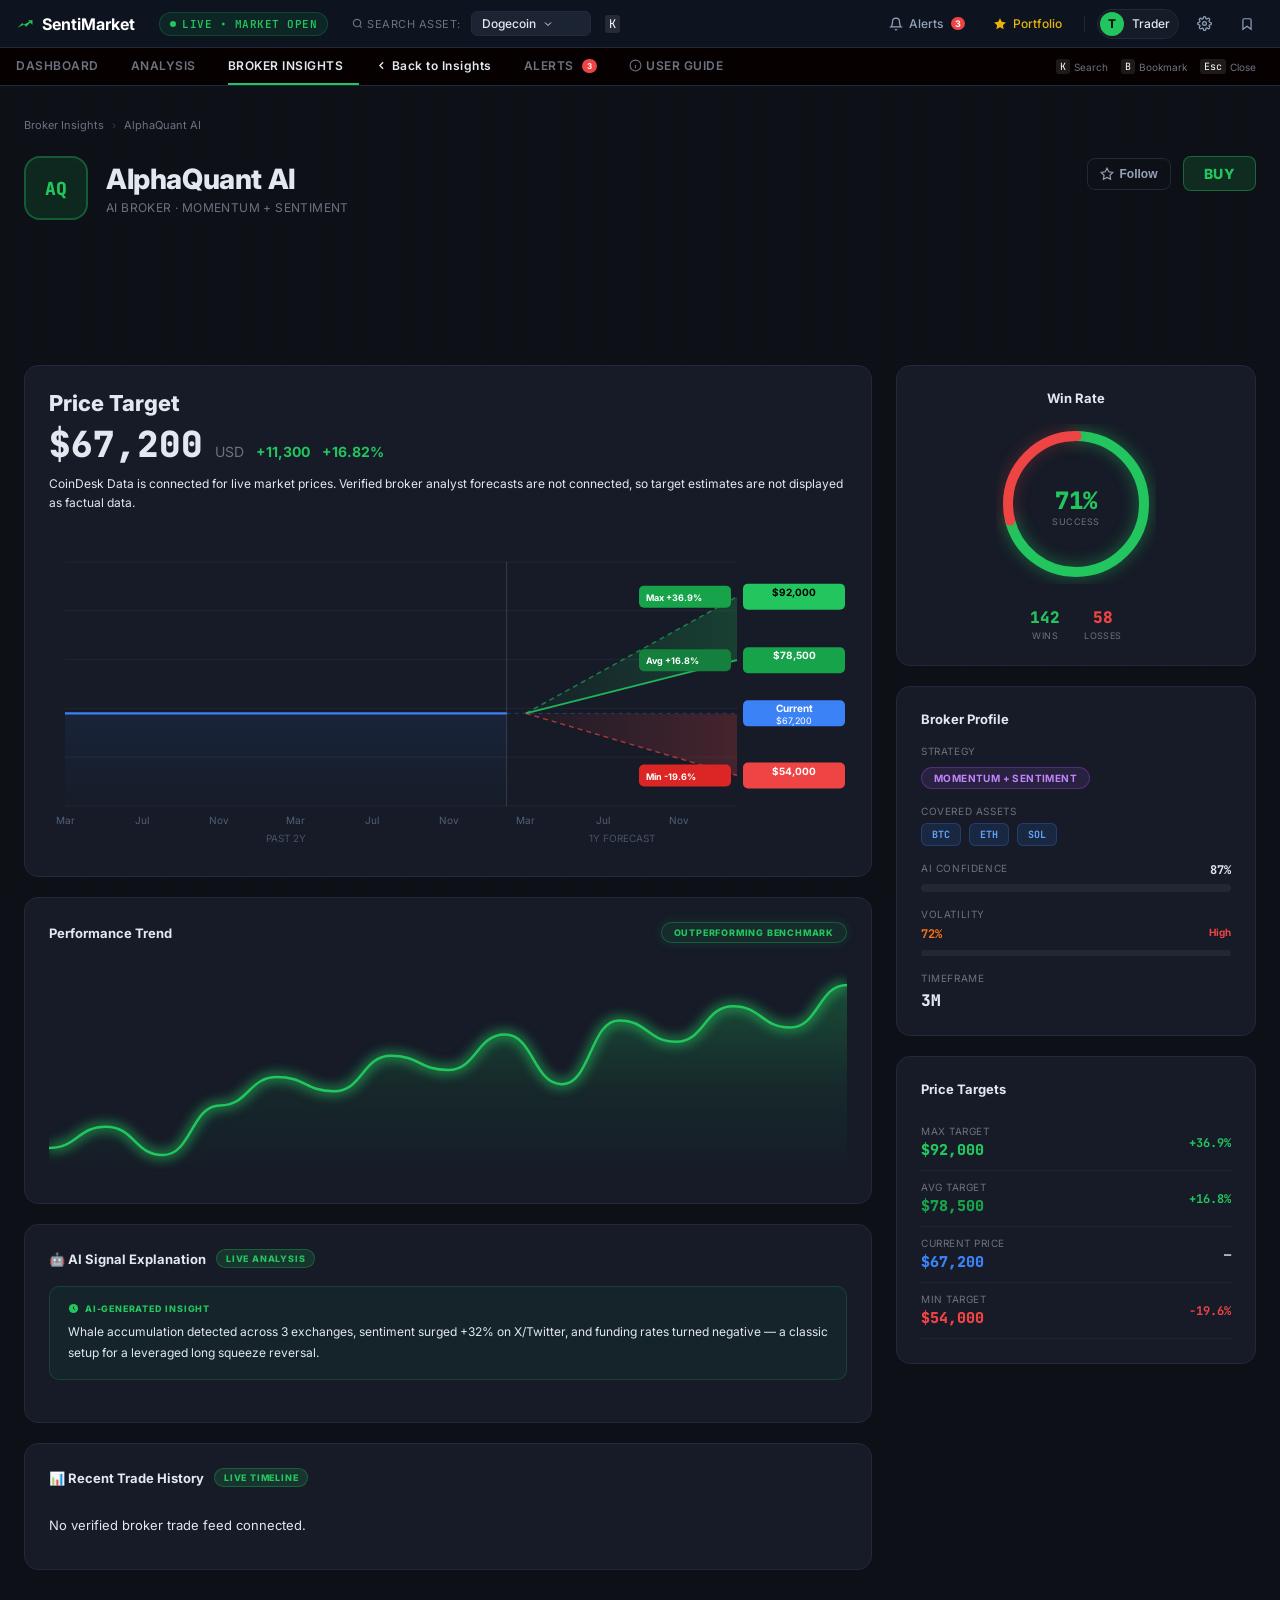
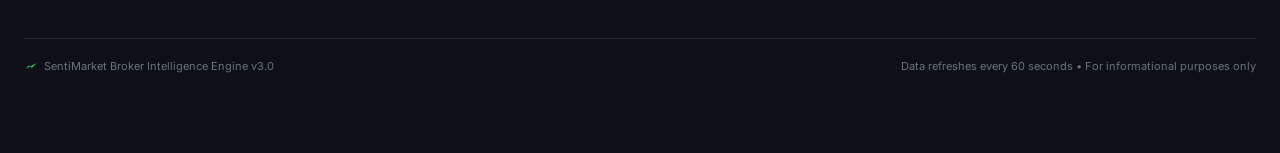
<file: broker-analysis.html>
<!DOCTYPE html>
<html lang="en">

<head>
    <meta charset="UTF-8">
    <meta name="viewport" content="width=device-width, initial-scale=1.0">
    <title>SentiMarket | Broker Full Analysis</title>
    <link
        href="https://fonts.googleapis.com/css2?family=Inter:wght@300;400;500;600;700;800&family=JetBrains+Mono:wght@400;500;600&display=swap"
        rel="stylesheet">
    <style>
        *,
        *::before,
        *::after {
            box-sizing: border-box;
            margin: 0;
            padding: 0;
        }

        :root {
  /* Exact dashboard tokens */
  --bg:       #0d1117;
  --bg-card:  #161b27;
  --bg-input: #1c2333;
  --border:   #21293a;
  --green:    #22c55e;
  --green-dim:rgba(34,197,94,.15);
  --border-g: rgba(34,197,94,.3);
  --orange:   #f97316;
  --yellow:   #eab308;
  --red:      #ef4444;
  --muted:    #6b7280;
  --text:     #e2e8f0;
  --text-dim: #94a3b8;
  --mono:     'JetBrains Mono', monospace;
  --sans:     'Inter', sans-serif;
  --r:        8px;
}

        html,
        body {
            min-height: 100%;
            background: var(--bg);
            color: var(--text);
            font-family: 'Inter', sans-serif;
            font-size: 13px;
            scroll-behavior: smooth;
        }

        /* ── PAGE ENTRY ANIMATION ── */
        @keyframes pageEntry {
            from {
                opacity: 0;
                transform: translateY(20px);
            }

            to {
                opacity: 1;
                transform: translateY(0);
            }
        }

        @keyframes slideDown {
            from {
                opacity: 0;
                transform: translateY(-10px);
            }

            to {
                opacity: 1;
                transform: translateY(0);
            }
        }

        @keyframes fadeIn {
            from {
                opacity: 0;
            }

            to {
                opacity: 1;
            }
        }

        @keyframes blink {

            0%,
            100% {
                opacity: 1
            }

            50% {
                opacity: .3
            }
        }

        /* ── SHIMMER SKELETON ── */
        @keyframes shimmer {
            0% {
                background-position: -400px 0;
            }

            100% {
                background-position: 400px 0;
            }
        }

        .skeleton {
            background: linear-gradient(90deg,
                    rgba(255, 255, 255, .04) 25%,
                    rgba(255, 255, 255, .09) 50%,
                    rgba(255, 255, 255, .04) 75%);
            background-size: 800px 100%;
            animation: shimmer 1.5s infinite linear;
            border-radius: 8px;
        }

        /* ── SCROLL REVEAL ── */
        .reveal {
            opacity: 0;
            transform: translateY(22px);
            transition: opacity 0.55s cubic-bezier(.4, 0, .2, 1), transform 0.55s cubic-bezier(.4, 0, .2, 1);
        }

        .reveal.visible {
            opacity: 1;
            transform: translateY(0);
        }

        /* ── NEW STYLES ── */
body::before{
  content:'';
  position:fixed;inset:0;
  background-image:
    linear-gradient(rgba(34,197,94,.018) 1px,transparent 1px),
    linear-gradient(90deg,rgba(34,197,94,.018) 1px,transparent 1px);
  background-size:40px 40px;
  pointer-events:none;z-index:0;
}

/* ── Scrollbar ── */
::-webkit-scrollbar{width:4px;height:4px}
::-webkit-scrollbar-track{background:transparent}
::-webkit-scrollbar-thumb{background:#2d3748;border-radius:2px}
/* ─── HEADER ─── */
.header {
    display: flex;
    align-items: center;
    justify-content: space-between;
    height: 48px;
    padding: 0 16px;
    background: #0d1420;
    border-bottom: 1px solid var(--border);
    flex-shrink: 0;
}

.header-left {
    display: flex;
    align-items: center;
    gap: 24px;
}

.header-right {
    display: flex;
    align-items: center;
    gap: 8px;
}

/* Bookmark button */
.hbtn-bookmark {
    color: var(--muted);
}

.hbtn-bookmark.bookmarked {
    color: var(--green) !important;
}

.hbtn-bookmark.bookmarked svg {
    fill: var(--green);
    stroke: var(--green);
}

/* Pipe separator between button groups */
.hbtn-sep {
    width: 1px;
    height: 16px;
    background: var(--border);
    margin: 0 4px;
    flex-shrink: 0;
}

/* Settings button */
.hbtn-settings {
    color: var(--muted);
    transition: color .15s, transform .2s;
}

.hbtn-settings:hover {
    color: var(--text);
}

.hbtn-settings:hover svg {
    animation: spinOnce .5s ease;
}

@keyframes spinOnce {
    from {
        transform: rotate(0deg);
    }

    to {
        transform: rotate(90deg);
    }
}


.logo {
    display: flex;
    align-items: center;
    gap: 8px;
    font-size: 16px;
    font-weight: 700;
    color: #fff;
    white-space: nowrap;
}

.search-pill {
    display: flex;
    align-items: center;
    gap: 10px;
    font-size: 12px;
    color: var(--muted);
}

.search-box {
    display: flex;
    align-items: center;
    gap: 6px;
    background: var(--bg-input);
    border: 1px solid var(--border);
    border-radius: 6px;
    padding: 4px 10px;
    color: var(--text);
    min-width: 120px;
    cursor: pointer;
}

.search-val {
    font-weight: 500;
    color: var(--text);
}

.search-label {
    font-size: 11px;
    letter-spacing: .5px;
}

.hbtn {
    display: flex;
    align-items: center;
    gap: 6px;
    background: transparent;
    border: none;
    color: var(--text-dim);
    font-size: 12px;
    font-weight: 500;
    cursor: pointer;
    padding: 5px 10px;
    border-radius: 5px;
    transition: all .15s;
    white-space: nowrap;
    font-family: var(--sans);
}

.hbtn:hover {
    background: rgba(255, 255, 255, .06);
    color: #fff;
}

.hbtn-star {
    color: var(--yellow);
}

.hbtn.icon-only {
    padding: 5px 7px;
}

/* ─── SUBNAV ─── */
.subnav {
    display: flex;
    gap: 0;
    padding: 0 16px;
    background: #060000;
    border-bottom: 1px solid var(--border);
    flex-shrink: 0;
}

.snav-link {
    display: block;
    padding: 10px 16px 10px 0;
    font-size: 12px;
    font-weight: 600;
    color: var(--muted);
    text-decoration: none;
    border-bottom: 2px solid transparent;
    letter-spacing: .5px;
    transition: all .15s;
    margin-right: 16px;
}

.snav-link.active {
    color: var(--text);
    border-bottom-color: var(--green);
}

/* Misc inherited header styles from app */
kbd {
    background: rgba(255,255,255,.1);
    border-radius: 3px;
    padding: 1px 4px;
    font-family: var(--mono);
    color: #fff;
}
.market-status-pill {
    display: flex;
    align-items: center;
    gap: 6px;
    padding: 4px 10px;
    background: rgba(34,197,94,.1);
    border: 1px solid rgba(34,197,94,.2);
    border-radius: 20px;
    font-size: 11px;
    font-weight: 600;
    color: var(--green);
    font-family: var(--mono);
    letter-spacing: .5px;
}
.status-dot {
    width: 6px;
    height: 6px;
    background: var(--green);
    border-radius: 50%;
    animation: pulse 1.8s ease-in-out infinite;
}
.user-avatar-pill {
    display: flex;
    align-items: center;
    gap: 8px;
    padding: 2px 8px 2px 2px;
    background: rgba(255,255,255,.03);
    border: 1px solid var(--border);
    border-radius: 20px;
    cursor: pointer;
    transition: background .15s;
}
.user-avatar-pill:hover {
    background: rgba(255,255,255,.06);
}
.user-avatar-circle {
    width: 24px;
    height: 24px;
    background: var(--green);
    color: #000;
    border-radius: 50%;
    display: flex;
    align-items: center;
    justify-content: center;
    font-size: 12px;
    font-weight: 700;
}
.user-avatar-name {
    font-size: 12px;
    font-weight: 500;
    color: var(--text);
}
.notif-badge {
    background: var(--red);
    color: #fff;
    font-size: 9px;
    font-weight: 700;
    padding: 1px 4px;
    border-radius: 10px;
    margin-left: 2px;
}
.kbd-help { display: flex; align-items: center; font-size: 10px; color: var(--muted); }
/* ── PAGE ── */
        .ba-page {
            max-width: 1300px;
            margin: 0 auto;
            padding: 32px 24px 60px;
            animation: pageEntry 0.5s cubic-bezier(.4, 0, .2, 1) 0.05s both;
        }

        /* ── BREADCRUMB ── */
        .ba-breadcrumb {
            display: flex;
            align-items: center;
            gap: 8px;
            font-size: 11px;
            color: var(--muted);
            margin-bottom: 24px;
            animation: fadeIn 0.5s ease 0.15s both;
        }

        .ba-breadcrumb a {
            color: var(--dim);
            text-decoration: none;
            transition: color .15s;
        }

        .ba-breadcrumb a:hover {
            color: var(--text);
        }

        .ba-breadcrumb-sep {
            opacity: .4;
        }

        /* ── HERO HEADER ── */
        .ba-hero {
            display: flex;
            align-items: flex-start;
            justify-content: space-between;
            gap: 24px;
            margin-bottom: 32px;
            flex-wrap: wrap;
            animation: pageEntry 0.55s cubic-bezier(.4, 0, .2, 1) 0.1s both;
        }

        .ba-hero-left {
            display: flex;
            align-items: center;
            gap: 18px;
        }

        /* Avatar with glow ring */
        .ba-avatar {
            width: 64px;
            height: 64px;
            border-radius: 16px;
            display: flex;
            align-items: center;
            justify-content: center;
            font-weight: 800;
            font-size: 18px;
            font-family: var(--mono);
            flex-shrink: 0;
            border: 2px solid;
            position: relative;
            transition: all 0.3s ease;
            box-shadow: 0 0 0 0 transparent;
        }

        .ba-avatar::after {
            content: '';
            position: absolute;
            inset: -4px;
            border-radius: 20px;
            border: 1.5px solid;
            opacity: 0;
            transition: opacity 0.3s ease;
            border-color: inherit;
        }

        .ba-hero-left:hover .ba-avatar::after {
            opacity: 0.5;
        }

        .ba-hero-left:hover .ba-avatar {
            transform: scale(1.04);
        }

        .ba-title {
            font-size: 28px;
            font-weight: 800;
            color: var(--text);
            letter-spacing: -.4px;
        }

        .ba-subtitle {
            font-size: 12px;
            color: var(--muted);
            margin-top: 4px;
            letter-spacing: .4px;
            text-transform: uppercase;
        }

        .ba-hero-right {
            display: flex;
            align-items: center;
            gap: 12px;
            flex-wrap: wrap;
        }

        .ba-signal-badge {
            padding: 8px 20px;
            border-radius: 8px;
            font-size: 14px;
            font-weight: 800;
            letter-spacing: .5px;
            border: 1px solid;
            transition: all 0.2s ease;
        }

        .ba-signal-badge:hover {
            transform: translateY(-1px);
            filter: brightness(1.15);
        }

        /* ── METRICS ROW ── */
        .ba-metrics {
            display: grid;
            grid-template-columns: repeat(auto-fill, minmax(160px, 1fr));
            gap: 14px;
            margin-bottom: 32px;
            animation: pageEntry 0.6s cubic-bezier(.4, 0, .2, 1) 0.18s both;
        }

        .ba-metric {
            background: var(--bg-card);
            border: 1px solid var(--border);
            border-radius: 12px;
            padding: 16px 18px;
            transition: all 0.25s cubic-bezier(.4, 0, .2, 1);
            cursor: default;
            position: relative;
            overflow: hidden;
        }

        .ba-metric::before {
            content: '';
            position: absolute;
            inset: 0;
            background: linear-gradient(135deg, rgba(34, 197, 94, .04), transparent);
            opacity: 0;
            transition: opacity 0.25s;
        }

        .ba-metric:hover {
            transform: translateY(-3px);
            border-color: rgba(34, 197, 94, .25);
            box-shadow: 0 8px 24px rgba(0, 0, 0, .3), 0 0 20px rgba(34, 197, 94, .06);
        }

        .ba-metric:hover::before {
            opacity: 1;
        }

        .ba-metric-lbl {
            font-size: 10px;
            color: var(--muted);
            text-transform: uppercase;
            letter-spacing: .6px;
            margin-bottom: 6px;
        }

        .ba-metric-val {
            font-size: 22px;
            font-weight: 800;
            font-family: var(--mono);
        }

        .ba-metric-sub {
            font-size: 10px;
            color: var(--muted);
            margin-top: 3px;
        }

        /* ── TWO-COLUMN LAYOUT ── */
        .ba-layout {
            display: grid;
            grid-template-columns: 1fr 360px;
            gap: 24px;
        }

        @media (max-width: 1024px) {
            .ba-layout {
                grid-template-columns: 1fr;
            }
        }

        /* ── CARDS ── */
        .ba-card {
            background: var(--bg-card);
            border: 1px solid var(--border);
            border-radius: 14px;
            padding: 24px;
            margin-bottom: 20px;
            transition: all 0.25s cubic-bezier(.4, 0, .2, 1);
        }

        .ba-card:hover {
            border-color: rgba(34, 197, 94, .2);
            box-shadow: 0 4px 24px rgba(0, 0, 0, .25), 0 0 16px rgba(34, 197, 94, .05);
        }

        .ba-card-title {
            font-size: 13px;
            font-weight: 700;
            color: var(--text);
            margin-bottom: 18px;
            display: flex;
            align-items: center;
            gap: 10px;
        }

        .ba-card-title-badge {
            font-size: 9px;
            font-weight: 800;
            letter-spacing: .8px;
            padding: 3px 9px;
            border-radius: 20px;
            background: var(--green-dim);
            color: var(--green);
            border: 1px solid var(--border-g);
        }

        /* ── PRICE TARGET SECTION ── */
        .pt-header {
            margin-bottom: 12px;
        }

        .pt-title {
            font-size: 22px;
            font-weight: 800;
            color: var(--text);
            margin-bottom: 4px;
        }

        .pt-price-row {
            display: flex;
            align-items: baseline;
            gap: 12px;
            margin-bottom: 6px;
        }

        .pt-price {
            font-size: 36px;
            font-weight: 800;
            font-family: var(--mono);
            color: var(--text);
        }

        .pt-currency {
            font-size: 14px;
            color: var(--muted);
        }

        .pt-change-pos {
            font-size: 14px;
            font-weight: 700;
            color: var(--green);
        }

        .pt-change-neg {
            font-size: 14px;
            font-weight: 700;
            color: var(--red);
        }

        .pt-desc {
            font-size: 12px;
            color: var(--dim);
            line-height: 1.6;
            margin-bottom: 20px;
        }

        #priceTargetChart {
            width: 100%;
            height: 320px;
            display: block;
        }

        /* Chart skeleton */
        .chart-skeleton {
            width: 100%;
            border-radius: 8px;
            background: linear-gradient(90deg,
                    rgba(255, 255, 255, .04) 25%,
                    rgba(255, 255, 255, .09) 50%,
                    rgba(255, 255, 255, .04) 75%);
            background-size: 800px 100%;
            animation: shimmer 1.5s infinite linear;
        }

        /* Chart tooltip */
        .chart-tooltip {
            position: absolute;
            background: rgba(13, 22, 38, 0.95);
            border: 1px solid rgba(34, 197, 94, .35);
            border-radius: 8px;
            padding: 8px 12px;
            font-size: 11px;
            color: var(--text);
            pointer-events: none;
            opacity: 0;
            transition: opacity 0.15s;
            box-shadow: 0 4px 16px rgba(0, 0, 0, .4), 0 0 12px rgba(34, 197, 94, .1);
            z-index: 10;
        }

        /* ── PERFORMANCE TREND ── */
        .perf-header {
            display: flex;
            align-items: center;
            justify-content: space-between;
            margin-bottom: 16px;
        }

        .perf-title {
            font-size: 13px;
            font-weight: 700;
            color: var(--text);
        }

        .perf-badge {
            font-size: 9px;
            font-weight: 800;
            letter-spacing: .8px;
            text-transform: uppercase;
            padding: 4px 12px;
            border-radius: 20px;
            background: rgba(34, 197, 94, .1);
            color: var(--green);
            border: 1px solid rgba(34, 197, 94, .3);
            box-shadow: 0 0 12px rgba(34, 197, 94, .15);
        }

        #perfChart {
            width: 100%;
            height: 220px;
            display: block;
        }

        /* ── AI EXPLANATION ── */
        .ai-box {
            background: rgba(34, 197, 94, .05);
            border: 1px solid rgba(34, 197, 94, .18);
            border-radius: 10px;
            padding: 16px 18px;
            margin-bottom: 18px;
        }

        .ai-box-label {
            font-size: 9px;
            font-weight: 800;
            letter-spacing: .8px;
            color: var(--green);
            text-transform: uppercase;
            margin-bottom: 8px;
            display: flex;
            align-items: center;
            gap: 6px;
        }

        .ai-box-text {
            font-size: 12px;
            color: var(--dim);
            line-height: 1.7;
        }

        /* ── TRADE HISTORY ── */
        .trade-entry {
            display: flex;
            align-items: flex-start;
            padding: 12px 0;
            border-bottom: 1px solid rgba(255, 255, 255, .04);
            gap: 14px;
            transition: background 0.2s;
            border-radius: 6px;
            margin: 0 -8px;
            padding: 12px 8px;
        }

        .trade-entry:last-child {
            border-bottom: none;
        }

        .trade-entry:hover {
            background: rgba(255, 255, 255, .02);
        }

        .trade-dot {
            width: 8px;
            height: 8px;
            border-radius: 50%;
            margin-top: 4px;
            flex-shrink: 0;
        }

        .trade-direction {
            font-size: 9px;
            font-weight: 800;
            letter-spacing: .4px;
            padding: 2px 7px;
            border-radius: 4px;
            flex-shrink: 0;
        }

        .trade-asset {
            font-weight: 700;
            font-size: 13px;
        }

        .trade-date {
            font-size: 10px;
            color: var(--muted);
        }

        .trade-entry-price {
            font-size: 11px;
            color: var(--dim);
            font-family: var(--mono);
            margin-top: 2px;
        }

        .trade-pnl {
            font-size: 13px;
            font-weight: 800;
            font-family: var(--mono);
            margin-left: auto;
            flex-shrink: 0;
        }

        /* Win rate ring */
        .wr-card {
            background: var(--bg-card);
            border: 1px solid var(--border);
            border-radius: 14px;
            padding: 24px;
            margin-bottom: 20px;
            text-align: center;
            transition: all 0.25s cubic-bezier(.4, 0, .2, 1);
        }

        .wr-card:hover {
            border-color: rgba(34, 197, 94, .25);
            box-shadow: 0 4px 24px rgba(0, 0, 0, .25), 0 0 20px rgba(34, 197, 94, .06);
        }

        .wr-ring-wrap {
            position: relative;
            display: inline-block;
            margin-bottom: 12px;
        }

        .wr-ring-label {
            position: absolute;
            top: 50%;
            left: 50%;
            transform: translate(-50%, -50%);
            text-align: center;
        }

        .wr-ring-pct {
            font-size: 24px;
            font-weight: 800;
            font-family: var(--mono);
            color: var(--green);
        }

        .wr-ring-sub {
            font-size: 9px;
            color: var(--muted);
            text-transform: uppercase;
            letter-spacing: .5px;
        }

        .wr-labels {
            display: flex;
            justify-content: center;
            gap: 24px;
            margin-top: 8px;
        }

        .wr-label-item {
            text-align: center;
        }

        .wr-label-val {
            font-size: 16px;
            font-weight: 800;
            font-family: var(--mono);
        }

        .wr-label-sub {
            font-size: 9px;
            color: var(--muted);
            text-transform: uppercase;
            letter-spacing: .4px;
            margin-top: 2px;
        }

        /* Win rate ring animation */
        @keyframes ringDraw {
            from {
                stroke-dasharray: 0 10000;
            }
        }

        .ring-animate {
            animation: ringDraw 1.2s cubic-bezier(.4, 0, .2, 1) both;
        }

        /* Asset tags */
        .asset-row {
            display: flex;
            gap: 8px;
            flex-wrap: wrap;
            margin-top: 4px;
        }

        .asset-tag {
            padding: 4px 10px;
            border-radius: 6px;
            background: rgba(59, 130, 246, .12);
            border: 1px solid rgba(59, 130, 246, .25);
            color: #60a5fa;
            font-size: 10px;
            font-weight: 700;
            font-family: var(--mono);
            transition: all 0.2s;
        }

        .asset-tag:hover {
            background: rgba(59, 130, 246, .2);
            border-color: rgba(59, 130, 246, .5);
        }

        /* Risk meter */
        .risk-bar-wrap {
            background: rgba(255, 255, 255, .05);
            border-radius: 4px;
            height: 6px;
            margin-top: 8px;
        }

        .risk-bar-fill {
            height: 6px;
            border-radius: 4px;
            transition: width 1s cubic-bezier(.4, 0, .2, 1) 0.6s;
            width: 0 !important;
        }

        .risk-bar-fill.animated {
            width: var(--target-w) !important;
        }

        /* Confidence gauge */
        .conf-label {
            display: flex;
            justify-content: space-between;
            margin-bottom: 6px;
        }

        .conf-track {
            background: rgba(255, 255, 255, .05);
            border-radius: 20px;
            height: 8px;
        }

        .conf-fill {
            height: 8px;
            border-radius: 20px;
            transition: width 1s cubic-bezier(.4, 0, .2, 1) 0.5s;
            width: 0 !important;
        }

        .conf-fill.animated {
            width: var(--target-w) !important;
        }

        /* Strategy tag */
        .strategy-pill {
            display: inline-block;
            padding: 4px 12px;
            border-radius: 20px;
            font-size: 10px;
            font-weight: 700;
            letter-spacing: .4px;
            text-transform: uppercase;
            background: rgba(168, 85, 247, .12);
            border: 1px solid rgba(168, 85, 247, .3);
            color: #c084fc;
            margin-top: 4px;
        }

        /* ── FOOTER ── */
        .ba-footer {
            margin-top: 48px;
            padding: 20px 0;
            border-top: 1px solid var(--border);
            display: flex;
            align-items: center;
            justify-content: space-between;
            color: var(--muted);
            font-size: 11px;
        }

        .ba-footer-brand {
            display: flex;
            align-items: center;
            gap: 6px;
        }

        /* ── CANVAS WRAPPER for tooltip ── */
        .canvas-wrap {
            position: relative;
        }
    </style>
</head>

<body>

    <!-- ═══════════════════ HEADER ═══════════════════ -->
<header class="header">
    <div class="header-left">
        <a href="index.html" class="logo" style="text-decoration:none;">
            <svg width="18" height="18" viewBox="0 0 24 24" fill="#22c55e">
                <polyline points="22 7 13.5 15.5 8.5 10.5 2 17" />
                <polyline points="16 7 22 7 22 13" />
            </svg>
            <span class="logo-text">SentiMarket</span>
        </a>
        <!-- Live Market Status -->
        <div class="market-status-pill" data-tip="Real-time market data active">
            <span class="status-dot"></span>
            LIVE &bull; MARKET OPEN
        </div>
        <!-- Search Pill -->
        <div class="search-pill" style="cursor:pointer">
            <span class="search-label" style="display:flex;align-items:center;gap:4px">
                <svg width="11" height="11" viewBox="0 0 24 24" fill="none" stroke="currentColor" stroke-width="2.5">
                    <circle cx="11" cy="11" r="8" />
                    <line x1="21" y1="21" x2="16.65" y2="16.65" />
                </svg>
                SEARCH ASSET:
            </span>
            <div class="search-box">
                <span class="search-val">Dogecoin</span>
                <svg width="12" height="12" viewBox="0 0 24 24" fill="none" stroke="currentColor" stroke-width="2">
                    <polyline points="6 9 12 15 18 9" />
                </svg>
            </div>
            <span class="search-shortcut" style="margin-left:4px"><kbd>K</kbd></span>
        </div>
    </div>
    <div class="header-right">
        <!-- Alerts with badge -->
        <button class="hbtn" data-tip="Price & sentiment alerts">
            <svg width="14" height="14" viewBox="0 0 24 24" fill="none" stroke="currentColor" stroke-width="2">
                <path d="M18 8A6 6 0 0 0 6 8c0 7-3 9-3 9h18s-3-2-3-9" />
                <path d="M13.73 21a2 2 0 0 1-3.46 0" />
            </svg>
            Alerts
            <span class="notif-badge">3</span>
        </button>
        <button class="hbtn hbtn-star" data-tip="Your tracked assets">
            <svg width="14" height="14" viewBox="0 0 24 24" fill="currentColor" stroke="none">
                <polygon points="12 2 15.09 8.26 22 9.27 17 14.14 18.18 21.02 12 17.77 5.82 21.02 7 14.14 2 9.27 8.91 8.26 12 2" />
            </svg>
            Portfolio
        </button>
        <div class="hbtn-sep"></div>
        <!-- User avatar -->
        <div class="user-avatar-pill" data-tip="Account & Settings">
            <div class="user-avatar-circle">T</div>
            <span class="user-avatar-name">Trader</span>
        </div>
        <button class="hbtn hbtn-settings" title="Settings" data-tip="Preferences">
            <svg width="15" height="15" viewBox="0 0 24 24" fill="none" stroke="currentColor" stroke-width="2">
                <circle cx="12" cy="12" r="3" />
                <path d="M19.4 15a1.65 1.65 0 0 0 .33 1.82l.06.06a2 2 0 0 1-2.83 2.83l-.06-.06a1.65 1.65 0 0 0-1.82-.33 1.65 1.65 0 0 0-1 1.51V21a2 2 0 0 1-4 0v-.09A1.65 1.65 0 0 0 9 19.4a1.65 1.65 0 0 0-1.82.33l-.06.06a2 2 0 0 1-2.83-2.83l.06-.06A1.65 1.65 0 0 0 4.68 15a1.65 1.65 0 0 0-1.51-1H3a2 2 0 0 1 0-4h.09A1.65 1.65 0 0 0 4.6 9a1.65 1.65 0 0 0-.33-1.82l-.06-.06a2 2 0 0 1 2.83-2.83l.06.06A1.65 1.65 0 0 0 9 4.68a1.65 1.65 0 0 0 1-1.51V3a2 2 0 0 1 4 0v.09a1.65 1.65 0 0 0 1 1.51 1.65 1.65 0 0 0 1.82-.33l.06-.06a2 2 0 0 1 2.83 2.83l-.06.06A1.65 1.65 0 0 0 19.4 9a1.65 1.65 0 0 0 1.51 1H21a2 2 0 0 1 0 4h-.09a1.65 1.65 0 0 0-1.51 1z" />
            </svg>
        </button>
        <button class="hbtn hbtn-bookmark" data-tip="Bookmark this asset">
            <svg width="14" height="14" viewBox="0 0 24 24" fill="none" stroke="currentColor" stroke-width="2">
                <path d="M19 21l-7-5-7 5V5a2 2 0 0 1 2-2h10a2 2 0 0 1 2 2z" />
            </svg>
        </button>
    </div>
</header>

<!-- ═══════════════════ SECONDARY NAV ═══════════════════ -->
<nav class="subnav">
    <a class="snav-link" href="index.html">DASHBOARD</a>
    <a class="snav-link" href="analysis.html">ANALYSIS</a>
    <a class="snav-link active" href="broker-insights-react.html">BROKER INSIGHTS</a>
    <a class="snav-link" href="broker-insights-react.html" style="color:var(--text);"><svg width="13" height="13" viewBox="0 0 24 24" fill="none" stroke="currentColor" stroke-width="2.5" style="display:inline;vertical-align:-2px"><polyline points="15 18 9 12 15 6" /></svg> Back to Insights</a>
        <a class="snav-link" href="#" style="display:flex; align-items:center; gap:4px">ALERTS <span class="notif-badge" style="font-size:8px; margin-left:4px; padding: 2px 5px; border-radius:10px; background:var(--red); color:#fff;">3</span></a>
    <a class="snav-link" href="#" style="display:flex; align-items:center; gap:4px">
        <svg width="13" height="13" viewBox="0 0 24 24" fill="none" stroke="currentColor" stroke-width="2">
            <circle cx="12" cy="12" r="10" />
            <path d="M12 8h.01M11 12h1v4h1" />
        </svg>
        USER GUIDE
    </a>
    <span style="margin-left:auto;display:flex;align-items:center;gap:4px;font-size:10px;color:var(--muted);padding:0 8px" class="kbd-help">
        <kbd>K</kbd> Search &nbsp;&nbsp;
        <kbd>B</kbd> Bookmark &nbsp;&nbsp;
        <kbd>Esc</kbd> Close
    </span>
</nav>

    <!-- PAGE -->
    <div class="ba-page">

        <!-- Breadcrumb -->
        <div class="ba-breadcrumb">
            <a href="broker-insights.html">Broker Insights</a>
            <span class="ba-breadcrumb-sep">›</span>
            <span id="breadcrumbName">Loading...</span>
        </div>

        <!-- Hero -->
        <div class="ba-hero reveal visible" style="transition-delay:0.1s">
            <div class="ba-hero-left">
                <div class="ba-avatar" id="heroAvatar"></div>
                <div>
                    <div class="ba-title" id="heroName"></div>
                    <div class="ba-subtitle" id="heroCategory"></div>
                </div>
            </div>
            <div class="ba-hero-right" style="display:flex; align-items:center; gap: 12px;">
                <button id="heroFollowBtn" onclick="this.classList.toggle('active')" style="background: transparent; border: 1px solid var(--border); border-radius: 8px; height: 32px; padding: 0 12px; display: flex; align-items: center; justify-content: center; gap: 6px; cursor: pointer; color: var(--text-dim); transition: all .2s ease; font-size:12px; font-weight:600;" onmouseover="this.style.background='rgba(255,255,255,.05)'; this.style.borderColor='rgba(255,255,255,.2)';" onmouseout="if(!this.classList.contains('active')){this.style.background='transparent'; this.style.borderColor='var(--border)';}">
                    <svg width="14" height="14" viewBox="0 0 24 24" fill="none" stroke="currentColor" stroke-width="2">
                        <polygon points="12 2 15.09 8.26 22 9.27 17 14.14 18.18 21.02 12 17.77 5.82 21.02 7 14.14 2 9.27 8.91 8.26 12 2"></polygon>
                    </svg> Follow
                </button>
                <div id="heroSignal" class="ba-signal-badge"></div>
            </div>
            
            <style>
                #heroFollowBtn.active {
                    background: rgba(34,197,94,.1) !important;
                    border-color: rgba(34,197,94,.5) !important;
                    color: var(--green) !important;
                    box-shadow: 0 0 10px rgba(34,197,94,.2);
                }
                #heroFollowBtn.active svg {
                    fill: var(--green);
                }
            </style>
        </div>

        <!-- Metrics strips -->
        <div class="ba-metrics" id="metricsRow"></div>

        <!-- Two-column layout -->
        <div class="ba-layout reveal visible" style="transition-delay:0.3s">

            <!-- MAIN COLUMN -->
            <div class="ba-main">

                <!-- Price Target Chart -->
                <div class="ba-card">
                    <div class="pt-header">
                        <div class="pt-title">Price Target</div>
                        <div class="pt-price-row">
                            <span class="pt-price" id="ptCurrentPrice"></span>
                            <span class="pt-currency">USD</span>
                            <span id="ptAvgChange" class="pt-change-pos"></span>
                            <span id="ptAvgChangePct" class="pt-change-pos"></span>
                        </div>
                        <div class="pt-desc" id="ptDesc"></div>
                    </div>
                    <canvas id="priceTargetChart"></canvas>
                </div>

                <!-- Performance Trend -->
                <div class="ba-card">
                    <div class="perf-header">
                        <div class="perf-title">Performance Trend</div>
                        <div class="perf-badge">Outperforming Benchmark</div>
                    </div>
                    <canvas id="perfChart"></canvas>
                </div>

                <!-- AI Explanation -->
                <div class="ba-card">
                    <div class="ba-card-title">
                        🤖 AI Signal Explanation
                        <span class="ba-card-title-badge">LIVE ANALYSIS</span>
                    </div>
                    <div class="ai-box">
                        <div class="ai-box-label">
                            <svg width="11" height="11" viewBox="0 0 24 24" fill="#22c55e">
                                <circle cx="12" cy="12" r="10" />
                                <path d="M12 8v4l3 3" stroke="#080f1c" stroke-width="2" fill="none" />
                            </svg>
                            AI-Generated Insight
                        </div>
                        <div class="ai-box-text" id="aiExplanation"></div>
                    </div>
                </div>

                <!-- Recent Trades -->
                <div class="ba-card">
                    <div class="ba-card-title">
                        📊 Recent Trade History
                        <span class="ba-card-title-badge">LIVE TIMELINE</span>
                    </div>
                    <div id="tradeList"></div>
                </div>

            </div>

            <!-- SIDE COLUMN -->
            <div class="ba-side">

                <!-- Win Rate Ring -->
                <div class="wr-card">
                    <div class="ba-card-title" style="justify-content:center">Win Rate</div>
                    <div class="wr-ring-wrap">
                        <svg id="winRateRing" width="160" height="160"></svg>
                        <div class="wr-ring-label">
                            <div class="wr-ring-pct" id="winRatePct"></div>
                            <div class="wr-ring-sub">success</div>
                        </div>
                    </div>
                    <div class="wr-labels">
                        <div class="wr-label-item">
                            <div class="wr-label-val" style="color:var(--green)" id="winsCount"></div>
                            <div class="wr-label-sub">Wins</div>
                        </div>
                        <div class="wr-label-item">
                            <div class="wr-label-val" style="color:var(--red)" id="lossesCount"></div>
                            <div class="wr-label-sub">Losses</div>
                        </div>
                    </div>
                </div>

                <!-- Broker Details -->
                <div class="ba-card">
                    <div class="ba-card-title">Broker Profile</div>

                    <div style="margin-bottom:16px">
                        <div class="ba-metric-lbl">Strategy</div>
                        <div id="sideStrategy" class="strategy-pill"></div>
                    </div>

                    <div style="margin-bottom:16px">
                        <div class="ba-metric-lbl">Covered Assets</div>
                        <div class="asset-row" id="sideAssets"></div>
                    </div>

                    <div style="margin-bottom:16px">
                        <div class="conf-label">
                            <span class="ba-metric-lbl" style="margin-bottom:0">AI Confidence</span>
                            <span id="confVal"
                                style="font-size:12px;font-weight:700;color:var(--blue);font-family:var(--mono)"></span>
                        </div>
                        <div class="conf-track">
                            <div class="conf-fill" id="confFill" style="background:var(--blue)"></div>
                        </div>
                    </div>

                    <div style="margin-bottom:16px">
                        <div class="ba-metric-lbl">Volatility</div>
                        <div class="conf-label" style="margin-bottom:6px">
                            <span id="volVal"
                                style="font-size:12px;font-weight:700;color:var(--orange);font-family:var(--mono)"></span>
                            <span id="riskLevel" style="font-size:10px;font-weight:700"></span>
                        </div>
                        <div class="risk-bar-wrap">
                            <div class="risk-bar-fill" id="volFill"></div>
                        </div>
                    </div>

                    <div>
                        <div class="ba-metric-lbl">Timeframe</div>
                        <div id="sideTimeframe"
                            style="font-size:16px;font-weight:800;font-family:var(--mono);color:var(--text);margin-top:4px">
                        </div>
                    </div>
                </div>

                <!-- Price Targets Summary -->
                <div class="ba-card">
                    <div class="ba-card-title">Price Targets</div>
                    <div id="priceTargetsCards"></div>
                </div>

            </div>
        </div>

        <!-- Footer -->
        <div class="ba-footer">
            <div class="ba-footer-brand">
                <svg width="14" height="14" viewBox="0 0 24 24" fill="#22c55e">
                    <polyline points="22 7 13.5 15.5 8.5 10.5 2 17" />
                </svg>
                SentiMarket Broker Intelligence Engine v3.0
            </div>
            <span>Data refreshes every 60 seconds • For informational purposes only</span>
        </div>

    </div>

    <script src="twelve-data.js"></script>
    <script src="coindesk-data.js"></script>
    <script src="broker-insights.js"></script>
    <script>
        // ── Init ─────────────────────────────────────────
        const params = new URLSearchParams(window.location.search);
        const brokerId = params.get('id') || 'alphaquant';
        const broker = getBrokerById(brokerId);

        // Helpers
        function getSignalColor(s) {
            if (s === 'BUY') return { bg: 'rgba(34,197,94,.15)', border: 'rgba(34,197,94,.4)', color: '#22c55e' };
            if (s === 'SELL') return { bg: 'rgba(239,68,68,.15)', border: 'rgba(239,68,68,.4)', color: '#ef4444' };
            return { bg: 'rgba(251,191,36,.15)', border: 'rgba(251,191,36,.4)', color: '#fbbf24' };
        }
        function getRiskColor(l) {
            if (l === 'Low') return '#22c55e';
            if (l === 'Medium') return '#f97316';
            if (l === 'High') return '#ef4444';
            return '#dc2626';
        }
        function fmt(p) {
            if (p >= 1000) return '$' + p.toLocaleString();
            if (p >= 1) return '$' + p.toFixed(2);
            if (p >= 0.001) return '$' + p.toFixed(5);
            return '$' + p.toFixed(7);
        }
        function pct(curr, tgt) {
            const v = ((tgt - curr) / curr * 100).toFixed(1);
            return (tgt > curr ? '+' : '') + v + '%';
        }

        // ── Populate hero & metadata ──────────────────────
        document.title = `SentiMarket | ${broker.name} Analysis`;
        document.getElementById('breadcrumbName').textContent = broker.name;

        // Avatar
        const av = document.getElementById('heroAvatar');
        av.textContent = broker.avatar;
        av.style.cssText += `background:${broker.avatarColor}22;border-color:${broker.avatarColor}55;color:${broker.avatarColor}`;

        document.getElementById('heroName').textContent = broker.name;
        document.getElementById('heroCategory').textContent = broker.categoryLabel + ' · ' + broker.strategy;

        const sc = getSignalColor(broker.recommendation || broker.lastSignal);
        const sig = document.getElementById('heroSignal');
        sig.textContent = (broker.recommendation || broker.lastSignal);
        sig.style.cssText = `background:${sc.bg};border-color:${sc.border};color:${sc.color}`;

        // ── Metrics row ───────────────────────────────────
        const metrics = [
            { label: '7D Success Rate', val: broker.successRate + '%', color: '#22c55e' },
            { label: 'Win / Loss', val: broker.wins + 'W / ' + broker.losses + 'L', color: '#f1f5f9' },
            { label: 'AI Confidence', val: broker.confidence + '%', color: '#3b82f6' },
            { label: 'Volatility', val: broker.volatility + '%', color: '#f97316' },
            { label: 'Risk Level', val: broker.riskLevel, color: getRiskColor(broker.riskLevel) },
            { label: 'Timeframe', val: broker.timeframe, color: '#a78bfa' },
        ];
                document.getElementById('metricsRow').innerHTML = metrics.map((m, i) => `
    <div class="ba-metric reveal" style="transition-delay:${0.1 + i*0.05}s">
        <div class="ba-metric-lbl">${m.label}</div>
        <div class="ba-metric-val" id="anim-metric-${i}" style="color:${m.color}">0</div>
    </div>
`).join('');
        metrics.forEach((m, i) => setTimeout(() => animateCount(document.getElementById('anim-metric-'+i), m.val), 300));
        setTimeout(() => animateCount(document.getElementById('winRatePct'), broker.successRate + '%'), 300);
        setTimeout(() => animateCount(document.getElementById('winsCount'), broker.wins), 300);
        setTimeout(() => animateCount(document.getElementById('lossesCount'), broker.losses), 300);


        // ── Price Target Header ───────────────────────────
        document.getElementById('ptCurrentPrice').textContent = fmt(broker.currentPrice);
        const avgDiff = broker.avgTarget - broker.currentPrice;
        const avgDiffPct = ((avgDiff / broker.currentPrice) * 100).toFixed(2);
        document.getElementById('ptAvgChange').textContent = (avgDiff >= 0 ? '+' : '') + fmt(Math.abs(avgDiff)).replace('$', '');
        document.getElementById('ptAvgChangePct').textContent = (avgDiff >= 0 ? '+' : '') + avgDiffPct + '%';
        if (avgDiff < 0) {
            document.getElementById('ptAvgChange').className = 'pt-change-neg';
            document.getElementById('ptAvgChangePct').className = 'pt-change-neg';
        }

        document.getElementById('ptDesc').textContent =
            `CoinDesk Data is connected for live market prices. Verified broker analyst forecasts are not connected, so target estimates are not displayed as factual data.`;

        // ── AI Explanation ────────────────────────────────
        document.getElementById('aiExplanation').textContent = broker.aiExplanation;

        // ── Side panel ────────────────────────────────────
        document.getElementById('winRatePct').textContent = broker.successRate + '%';
        document.getElementById('winsCount').textContent = broker.wins;
        document.getElementById('lossesCount').textContent = broker.losses;

        // Win rate ring SVG
        (function () {
            const svg = document.getElementById('winRateRing');
            const r = 68, cx = 80, cy = 80, circ = 2 * Math.PI * r;
            const pctVal = broker.successRate / 100;
            svg.innerHTML = `
        <circle cx="${cx}" cy="${cy}" r="${r}" fill="none" stroke="rgba(255,255,255,.06)" stroke-width="10"/>
        <circle cx="${cx}" cy="${cy}" r="${r}" fill="none" stroke="#22c55e" stroke-width="10"
            stroke-dasharray="${circ * pctVal} ${circ * (1 - pctVal)}"
            stroke-dashoffset="${circ * 0.25}"
            stroke-linecap="round"
            style="filter:drop-shadow(0 0 8px rgba(34,197,94,.5))"/>
        <circle cx="${cx}" cy="${cy}" r="${r}" fill="none" stroke="#ef4444" stroke-width="10"
            stroke-dasharray="${circ * (1 - pctVal)} ${circ * pctVal}"
            stroke-dashoffset="${circ * (0.25 - pctVal)}"
            stroke-linecap="round"
            style="filter:drop-shadow(0 0 8px rgba(239,68,68,.3))"/>
    `;
        })();

        document.getElementById('sideStrategy').textContent = broker.strategy;
        document.getElementById('sideAssets').innerHTML = broker.assets.map(a =>
            `<span class="asset-tag">${a}</span>`).join('');

        const confEl = document.getElementById('confFill');
        confEl.style.width = broker.confidence + '%';
        document.getElementById('confVal').textContent = broker.confidence + '%';

        const volFill = document.getElementById('volFill');
        const riskColor = getRiskColor(broker.riskLevel);
        volFill.style.width = broker.volatility + '%';
        volFill.style.background = `linear-gradient(90deg, ${riskColor}88, ${riskColor})`;
        document.getElementById('volVal').textContent = broker.volatility + '%';
        document.getElementById('riskLevel').textContent = broker.riskLevel;
        document.getElementById('riskLevel').style.color = riskColor;

        document.getElementById('sideTimeframe').textContent = broker.timeframe;

        // Price targets summary
        const targets = [
            { label: 'Max Target', val: fmt(broker.maxTarget), change: pct(broker.currentPrice, broker.maxTarget), color: '#22c55e' },
            { label: 'Avg Target', val: fmt(broker.avgTarget), change: pct(broker.currentPrice, broker.avgTarget), color: '#16a34a' },
            { label: 'Current Price', val: fmt(broker.currentPrice), change: '—', color: '#3b82f6' },
            { label: 'Min Target', val: fmt(broker.minTarget), change: pct(broker.currentPrice, broker.minTarget), color: '#ef4444' },
        ];
        document.getElementById('priceTargetsCards').innerHTML = targets.map(t => `
    <div style="display:flex;align-items:center;justify-content:space-between;padding:10px 0;border-bottom:1px solid rgba(255,255,255,.04)">
        <div>
            <div style="font-size:10px;color:var(--muted);text-transform:uppercase;letter-spacing:.5px;margin-bottom:3px">${t.label}</div>
            <div style="font-size:15px;font-weight:800;font-family:var(--mono);color:${t.color}">${t.val}</div>
        </div>
        <div style="font-size:12px;font-weight:700;font-family:var(--mono);color:${t.change.startsWith('+') ? 'var(--green)' : t.change === '—' ? 'var(--dim)' : 'var(--red)'}">${t.change}</div>
    </div>
`).join('');

        // Verified recent trades
        const TRADES = [];

        document.getElementById('tradeList').innerHTML = TRADES.length ? TRADES.map(t => {
            const dirBg = t.dir === 'LONG' ? 'rgba(34,197,94,.14)' : 'rgba(239,68,68,.14)';
            const dirColor = t.dir === 'LONG' ? '#22c55e' : '#ef4444';
            const dotColor = t.win ? '#22c55e' : '#ef4444';
            return `
        <div class="trade-entry">
            <div class="trade-dot" style="background:${dotColor}"></div>
            <div class="trade-direction" style="background:${dirBg};color:${dirColor};border:1px solid ${dirColor}44">${t.dir}</div>
            <div>
                <div class="trade-asset">${t.asset} <span class="trade-date">${t.date}</span></div>
                <div class="trade-entry-price">Entry: ${fmt(t.entry)}</div>
            </div>
            <div class="trade-pnl" style="color:${t.win ? 'var(--green)' : 'var(--red)'}">
                ${t.pnl}<br>
                <span style="font-size:10px;opacity:.7">${t.pct}</span>
            </div>
        </div>
    `;
        }).join('') : '<div class="trade-entry">No verified broker trade feed connected.</div>';


        // ═══════════════════════════════════════════════
        //  PRICE TARGET CHART  (Yahoo-Finance style)
        // ═══════════════════════════════════════════════
        function drawPriceTargetChart() {
            const canvas = document.getElementById('priceTargetChart');
            if (!canvas) return;
            const dpr = window.devicePixelRatio || 1;
            const rect = canvas.getBoundingClientRect();
            canvas.width = rect.width * dpr;
            canvas.height = 320 * dpr;
            canvas.style.height = '320px';
            const ctx = canvas.getContext('2d');
            ctx.scale(dpr, dpr);
            const W = rect.width, H = 320;

            const pastMonths = 24, forecastMonths = 12, total = pastMonths + forecastMonths;
            const PAD = { l: 16, r: 110, t: 30, b: 46 };
            const cW = W - PAD.l - PAD.r, cH = H - PAD.t - PAD.b;

            const pastData = Array.from({ length: pastMonths }, () => broker.currentPrice);

            const curr = broker.currentPrice, maxT = broker.maxTarget, avgT = broker.avgTarget, minT = broker.minTarget;
            const allVals = [...pastData, maxT, minT];
            const dMin = Math.min(...allVals) * 0.88, dMax = Math.max(...allVals) * 1.08;

            function toX(i) { return PAD.l + (i / (total - 1)) * cW; }
            function toY(v) { return PAD.t + cH - ((v - dMin) / (dMax - dMin)) * cH; }

            const splitX = toX(pastMonths - 1);
            const fStartX = toX(pastMonths);
            const fEndX = toX(total - 1);
            const currY = toY(curr), maxY = toY(maxT), avgY = toY(avgT), minY = toY(minT);

            ctx.clearRect(0, 0, W, H);

            // Grid lines
            ctx.strokeStyle = 'rgba(255,255,255,0.05)';
            ctx.lineWidth = 1;
            for (let i = 0; i <= 5; i++) {
                const y = PAD.t + (i / 5) * cH;
                ctx.beginPath(); ctx.moveTo(PAD.l, y); ctx.lineTo(W - PAD.r, y); ctx.stroke();
            }

            // Past price fill
            const pastG = ctx.createLinearGradient(0, PAD.t, 0, PAD.t + cH);
            pastG.addColorStop(0, 'rgba(59,130,246,0.22)');
            pastG.addColorStop(1, 'rgba(59,130,246,0.01)');
            ctx.beginPath();
            pastData.forEach((v, i) => {
                const x = toX(i), y = toY(v);
                i === 0 ? ctx.moveTo(x, y) : ctx.lineTo(x, y);
            });
            ctx.lineTo(splitX, PAD.t + cH); ctx.lineTo(PAD.l, PAD.t + cH); ctx.closePath();
            ctx.fillStyle = pastG; ctx.fill();

            // Past price line
            ctx.beginPath();
            pastData.forEach((v, i) => {
                const x = toX(i), y = toY(v);
                i === 0 ? ctx.moveTo(x, y) : ctx.lineTo(x, y);
            });
            ctx.strokeStyle = '#3b82f6'; ctx.lineWidth = 2.2; ctx.stroke();

            // Green forecast zone (curr → max/avg)
            const greenG = ctx.createLinearGradient(fStartX, 0, fEndX, 0);
            greenG.addColorStop(0, 'rgba(34,197,94,0.04)');
            greenG.addColorStop(1, 'rgba(34,197,94,0.22)');
            ctx.beginPath();
            ctx.moveTo(fStartX, currY);
            ctx.lineTo(fEndX, maxY);
            ctx.lineTo(fEndX, avgY);
            ctx.closePath();
            ctx.fillStyle = greenG; ctx.fill();

            // Green dashed – max line
            ctx.beginPath(); ctx.moveTo(fStartX, currY); ctx.lineTo(fEndX, maxY);
            ctx.strokeStyle = 'rgba(34,197,94,0.55)'; ctx.lineWidth = 1.5; ctx.setLineDash([5, 4]); ctx.stroke();
            // Green solid – avg line
            ctx.beginPath(); ctx.moveTo(fStartX, currY); ctx.lineTo(fEndX, avgY);
            ctx.strokeStyle = 'rgba(34,197,94,0.9)'; ctx.lineWidth = 1.8; ctx.setLineDash([]); ctx.stroke();

            // Red forecast zone (curr → min)
            const redG = ctx.createLinearGradient(fStartX, 0, fEndX, 0);
            redG.addColorStop(0, 'rgba(239,68,68,0.04)');
            redG.addColorStop(1, 'rgba(239,68,68,0.22)');
            ctx.beginPath();
            ctx.moveTo(fStartX, currY);
            ctx.lineTo(fEndX, minY);
            ctx.lineTo(fEndX, currY + 1);
            ctx.closePath();
            ctx.fillStyle = redG; ctx.fill();

            ctx.beginPath(); ctx.moveTo(fStartX, currY); ctx.lineTo(fEndX, minY);
            ctx.strokeStyle = 'rgba(239,68,68,0.65)'; ctx.lineWidth = 1.5; ctx.setLineDash([5, 4]); ctx.stroke();
            ctx.setLineDash([]);

            // Divider
            ctx.beginPath(); ctx.moveTo(splitX, PAD.t); ctx.lineTo(splitX, PAD.t + cH);
            ctx.strokeStyle = 'rgba(255,255,255,0.14)'; ctx.lineWidth = 1; ctx.stroke();

            // Horizontal current-price dashed
            ctx.beginPath(); ctx.moveTo(splitX, currY); ctx.lineTo(fEndX, currY);
            ctx.strokeStyle = 'rgba(59,130,246,0.35)'; ctx.lineWidth = 1; ctx.setLineDash([4, 4]); ctx.stroke();
            ctx.setLineDash([]);

            // Right-side labels
            function drawRightLabel(y, text, sub, bg, textColor = '#fff') {
                const lx = W - PAD.r + 6, lw = PAD.r - 8;
                ctx.fillStyle = bg;
                ctx.beginPath();
                if (ctx.roundRect) ctx.roundRect(lx, y - 13, lw, 26, 5);
                else ctx.rect(lx, y - 13, lw, 26);
                ctx.fill();
                ctx.fillStyle = textColor;
                ctx.font = 'bold 10px Inter,sans-serif';
                ctx.textAlign = 'center';
                ctx.fillText(text, lx + lw / 2, y - 1);
                if (sub) {
                    ctx.font = '9px Inter,sans-serif';
                    ctx.fillText(sub, lx + lw / 2, y + 11);
                }
            }

            // Left badges inside forecast area
            function drawLeftBadge(y, text, bg) {
                const bw = 92, bx = fEndX - bw - 6;
                ctx.fillStyle = bg;
                ctx.beginPath();
                if (ctx.roundRect) ctx.roundRect(bx, y - 11, bw, 22, 5);
                else ctx.rect(bx, y - 11, bw, 22);
                ctx.fill();
                ctx.fillStyle = '#fff';
                ctx.font = 'bold 9px Inter,sans-serif';
                ctx.textAlign = 'left';
                ctx.fillText(text, bx + 7, y + 4);
            }

            drawLeftBadge(maxY, `Max ${pct(curr, maxT)}`, '#16a34a');
            drawLeftBadge(avgY, `Avg ${pct(curr, avgT)}`, '#15803d');
            drawLeftBadge(minY, `Min ${pct(curr, minT)}`, '#dc2626');

            drawRightLabel(maxY, fmt(maxT), null, '#22c55e', '#000');
            drawRightLabel(avgY, fmt(avgT), null, '#16a34a', '#fff');
            drawRightLabel(currY, 'Current', fmt(curr), '#3b82f6', '#fff');
            drawRightLabel(minY, fmt(minT), null, '#ef4444', '#fff');

            // X-axis labels
            const now = new Date(2026, 2, 1);
            const start = new Date(now); start.setMonth(start.getMonth() - 24);
            const mNames = ['Jan', 'Feb', 'Mar', 'Apr', 'May', 'Jun', 'Jul', 'Aug', 'Sep', 'Oct', 'Nov', 'Dec'];
            ctx.fillStyle = 'rgba(100,120,150,0.75)';
            ctx.font = '10px Inter,sans-serif'; ctx.textAlign = 'center';
            const step = Math.ceil(total / 9);
            for (let i = 0; i < total; i += step) {
                const d = new Date(start); d.setMonth(d.getMonth() + i);
                const label = d.getMonth() === 0 ? String(d.getFullYear()) : mNames[d.getMonth()];
                ctx.fillText(label, toX(i), PAD.t + cH + 18);
            }

            // Section labels
            ctx.fillStyle = 'rgba(100,120,150,0.6)';
            ctx.font = '10px Inter,sans-serif'; ctx.textAlign = 'center';
            ctx.fillText('PAST 2Y', PAD.l + (splitX - PAD.l) / 2, PAD.t + cH + 36);
            ctx.fillText('1Y FORECAST', splitX + (fEndX - splitX) / 2, PAD.t + cH + 36);
        }


        // ═══════════════════════════════════════════════
        //  PERFORMANCE TREND CHART  (glowing green curve)
        // ═══════════════════════════════════════════════
        function drawPerfChart() {
            const canvas = document.getElementById('perfChart');
            if (!canvas) return;
            const dpr = window.devicePixelRatio || 1;
            const rect = canvas.getBoundingClientRect();
            canvas.width = rect.width * dpr;
            canvas.height = 220 * dpr;
            canvas.style.height = '220px';
            const ctx = canvas.getContext('2d');
            ctx.scale(dpr, dpr);
            const W = rect.width, H = 220;
            const PAD = { l: 0, r: 0, t: 10, b: 10 };
            const cW = W - PAD.l - PAD.r, cH = H - PAD.t - PAD.b;

            // Use broker sparkData interpolated as smooth sine-like wave
            const pts = broker.sparkData;
            const minV = Math.min(...pts), maxV = Math.max(...pts);
            const range = maxV - minV || 1;

            // Build smooth curve via cardinal spline
            function toX(i) { return PAD.l + (i / (pts.length - 1)) * cW; }
            function toY(v) { return PAD.t + cH - ((v - minV) / range) * cH * 0.85 - cH * 0.07; }

            ctx.clearRect(0, 0, W, H);

            // Background fill below curve
            const grad = ctx.createLinearGradient(0, PAD.t, 0, PAD.t + cH);
            grad.addColorStop(0, 'rgba(34,197,94,0.32)');
            grad.addColorStop(0.6, 'rgba(34,197,94,0.08)');
            grad.addColorStop(1, 'rgba(34,197,94,0.01)');

            function drawSmooth(fill) {
                ctx.beginPath();
                ctx.moveTo(toX(0), toY(pts[0]));
                for (let i = 0; i < pts.length - 1; i++) {
                    const x0 = toX(i), y0 = toY(pts[i]);
                    const x1 = toX(i + 1), y1 = toY(pts[i + 1]);
                    const cpx = (x0 + x1) / 2;
                    ctx.bezierCurveTo(cpx, y0, cpx, y1, x1, y1);
                }
                if (fill) {
                    ctx.lineTo(toX(pts.length - 1), PAD.t + cH);
                    ctx.lineTo(PAD.l, PAD.t + cH);
                    ctx.closePath();
                    ctx.fillStyle = grad;
                    ctx.fill();
                }
            }

            drawSmooth(true);
            drawSmooth(false);

            // Glow stroke (wide, blurry – simulate with layered strokes)
            ctx.save();
            ctx.filter = 'blur(6px)';
            ctx.beginPath();
            ctx.moveTo(toX(0), toY(pts[0]));
            for (let i = 0; i < pts.length - 1; i++) {
                const x0 = toX(i), y0 = toY(pts[i]);
                const x1 = toX(i + 1), y1 = toY(pts[i + 1]);
                const cpx = (x0 + x1) / 2;
                ctx.bezierCurveTo(cpx, y0, cpx, y1, x1, y1);
            }
            ctx.strokeStyle = 'rgba(34,197,94,0.9)';
            ctx.lineWidth = 6;
            ctx.stroke();
            ctx.restore();

            // Crisp top stroke
            ctx.beginPath();
            ctx.moveTo(toX(0), toY(pts[0]));
            for (let i = 0; i < pts.length - 1; i++) {
                const x0 = toX(i), y0 = toY(pts[i]);
                const x1 = toX(i + 1), y1 = toY(pts[i + 1]);
                const cpx = (x0 + x1) / 2;
                ctx.bezierCurveTo(cpx, y0, cpx, y1, x1, y1);
            }
            ctx.strokeStyle = '#22c55e';
            ctx.lineWidth = 2.5;
            ctx.stroke();
        }

        // ── Render charts after layout paint ─────────────
        window.addEventListener('load', async () => {
            const provider = window.SentiPrimaryData || window.SentiMarketData;
            if (provider) {
                try {
                    const latest = await provider.getLatest(broker.lastSignalAsset);
                    broker.currentPrice = latest.price;
                    broker.maxTarget = latest.price;
                    broker.avgTarget = latest.price;
                    broker.minTarget = latest.price;
                    document.getElementById('ptCurrentPrice').textContent = fmt(broker.currentPrice);
                    document.getElementById('ptAvgChange').textContent = '+0.00';
                    document.getElementById('ptAvgChangePct').textContent = '+0.00%';
                    document.getElementById('aiExplanation').textContent = `${broker.lastSignalAsset} current price is sourced from CoinDesk Data. Verified broker forecasts and social claims are hidden until a verified broker/forecast data source is connected.`;
                } catch (error) { }
            }
            drawPriceTargetChart();
            drawPerfChart();
        });
        window.addEventListener('resize', () => {
            drawPriceTargetChart();
            drawPerfChart();
        });
    </script>
    <script src="cursor.js"></script>
    <script>
        document.addEventListener('DOMContentLoaded', () => {
            if (window.smCursor) smCursor.enable();
        });
    </script>
</body>

</html>
</file>
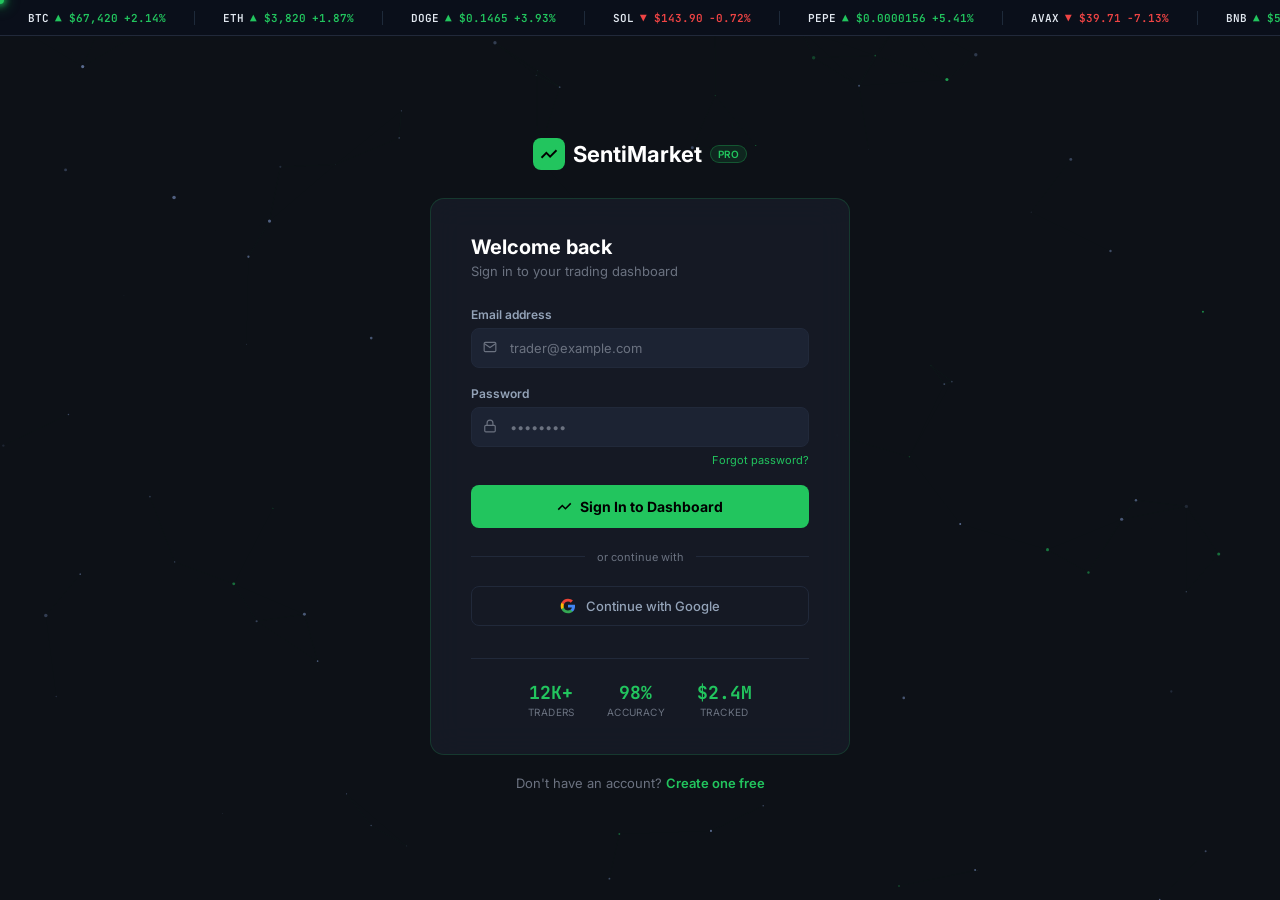
<file: login.html>
<!DOCTYPE html>
<html lang="en">

<head>
    <meta charset="UTF-8">
    <meta name="viewport" content="width=device-width, initial-scale=1.0">
    <title>SentiMarket | Login</title>
    <link
        href="https://fonts.googleapis.com/css2?family=Inter:wght@300;400;500;600;700&family=JetBrains+Mono:wght@400;600&display=swap"
        rel="stylesheet">
    <style>
        *,
        *::before,
        *::after {
            box-sizing: border-box;
            margin: 0;
            padding: 0;
        }

        :root {
            --bg: #0d1117;
            --card: #161b27;
            --border: #21293a;
            --green: #22c55e;
            --orange: #f97316;
            --red: #ef4444;
            --muted: #6b7280;
            --text: #e2e8f0;
            --dim: #94a3b8;
            --input: #1c2333;
            --mono: 'JetBrains Mono', monospace;
            --sans: 'Inter', sans-serif;
        }

        html,
        body {
            height: 100%;
        }

        body {
            font-family: var(--sans);
            background: var(--bg);
            color: var(--text);
            min-height: 100vh;
            display: flex;
            flex-direction: column;
            align-items: center;
            justify-content: center;
            padding: 24px;
            padding-top: 52px;
            /* space for ticker */
        }

        /* ── CANVAS BACKGROUND ── */
        #bgCanvas {
            position: fixed;
            inset: 0;
            z-index: 0;
            pointer-events: none;
        }

        /* ── TICKER ── */
        .ticker-bar {
            position: fixed;
            top: 0;
            left: 0;
            right: 0;
            z-index: 100;
            background: #0a0f1a;
            border-bottom: 1px solid var(--border);
            height: 36px;
            overflow: hidden;
            display: flex;
            align-items: center;
        }

        .ticker-track {
            display: flex;
            align-items: center;
            gap: 0;
            animation: tickerScroll 28s linear infinite;
            white-space: nowrap;
        }

        .ticker-bar:hover .ticker-track {
            animation-play-state: paused;
        }

        @keyframes tickerScroll {
            0% {
                transform: translateX(0);
            }

            100% {
                transform: translateX(-50%);
            }
        }

        .tick-item {
            display: inline-flex;
            align-items: center;
            gap: 6px;
            padding: 0 28px;
            font-family: var(--mono);
            font-size: 11px;
            font-weight: 600;
            color: var(--dim);
            border-right: 1px solid #1e2a3a;
        }

        .tick-item .sym {
            color: var(--text);
        }

        .tick-item .up {
            color: var(--green);
        }

        .tick-item .dn {
            color: var(--red);
        }

        /* ── MAIN CONTENT (above canvas) ── */
        .page-content {
            position: relative;
            z-index: 10;
            display: flex;
            flex-direction: column;
            align-items: center;
            width: 100%;
            animation: fadeUp .5s ease both;
        }

        @keyframes fadeUp {
            from {
                opacity: 0;
                transform: translateY(20px);
            }

            to {
                opacity: 1;
                transform: translateY(0);
            }
        }

        /* ── LOGO ── */
        .logo-wrap {
            display: flex;
            align-items: center;
            gap: 8px;
            margin-bottom: 28px;
        }

        .logo-icon {
            width: 32px;
            height: 32px;
            background: var(--green);
            border-radius: 8px;
            display: flex;
            align-items: center;
            justify-content: center;
        }

        .logo-text {
            font-size: 22px;
            font-weight: 700;
            color: #fff;
        }

        .logo-badge {
            font-size: 10px;
            font-weight: 600;
            color: var(--green);
            background: rgba(34, 197, 94, .12);
            padding: 2px 7px;
            border-radius: 20px;
            border: 1px solid rgba(34, 197, 94, .3);
        }

        /* ── CARD ── */
        @keyframes cardGlow {

            0%,
            100% {
                box-shadow: 0 24px 60px rgba(0, 0, 0, .6), 0 0 18px rgba(34, 197, 94, .10), 0 0 0 1px rgba(34, 197, 94, .07);
            }

            50% {
                box-shadow: 0 24px 60px rgba(0, 0, 0, .6), 0 0 36px rgba(34, 197, 94, .24), 0 0 0 1px rgba(34, 197, 94, .20);
            }
        }

        .auth-card {
            background: rgba(22, 27, 39, .92);
            backdrop-filter: blur(16px);
            border: 1px solid rgba(34, 197, 94, .18);
            border-radius: 14px;
            padding: 36px 40px;
            width: 100%;
            max-width: 420px;
            animation: cardGlow 4s ease-in-out infinite;
        }

        .card-title {
            font-size: 20px;
            font-weight: 700;
            color: #fff;
            margin-bottom: 4px;
        }

        .card-sub {
            font-size: 13px;
            color: var(--muted);
            margin-bottom: 28px;
        }

        /* ── FORM ── */
        .form-group {
            margin-bottom: 18px;
        }

        label {
            display: block;
            font-size: 12px;
            font-weight: 600;
            color: var(--dim);
            margin-bottom: 6px;
        }

        .input-wrap {
            position: relative;
        }

        .input-icon {
            position: absolute;
            left: 12px;
            top: 50%;
            transform: translateY(-50%);
            color: var(--muted);
            pointer-events: none;
        }

        input[type="email"],
        input[type="password"],
        input[type="text"] {
            width: 100%;
            background: var(--input);
            border: 1px solid var(--border);
            border-radius: 8px;
            padding: 11px 14px 11px 38px;
            color: var(--text);
            font-size: 13px;
            font-family: var(--sans);
            outline: none;
            transition: border-color .2s, box-shadow .2s;
        }

        input:focus {
            border-color: var(--green);
            box-shadow: 0 0 0 3px rgba(34, 197, 94, .12);
        }

        input::placeholder {
            color: var(--muted);
        }

        .forgot {
            display: block;
            text-align: right;
            font-size: 11px;
            color: var(--green);
            text-decoration: none;
            margin-top: 6px;
        }

        .forgot:hover {
            text-decoration: underline;
        }

        /* ── BUTTONS ── */
        .btn-submit {
            width: 100%;
            background: var(--green);
            color: #000;
            border: none;
            border-radius: 8px;
            padding: 13px;
            font-size: 14px;
            font-weight: 700;
            font-family: var(--sans);
            cursor: pointer;
            margin-top: 6px;
            transition: opacity .15s, transform .1s, box-shadow .2s;
            display: flex;
            align-items: center;
            justify-content: center;
            gap: 8px;
        }

        .btn-submit:hover {
            opacity: .9;
            box-shadow: 0 0 20px rgba(34, 197, 94, .35);
        }

        .btn-submit:active {
            transform: scale(.98);
        }

        .divider {
            display: flex;
            align-items: center;
            gap: 12px;
            margin: 22px 0;
            color: var(--muted);
            font-size: 11px;
        }

        .divider::before,
        .divider::after {
            content: '';
            flex: 1;
            height: 1px;
            background: var(--border);
        }

        .btn-social {
            width: 100%;
            display: flex;
            align-items: center;
            justify-content: center;
            gap: 10px;
            background: transparent;
            border: 1px solid var(--border);
            border-radius: 8px;
            padding: 11px;
            color: var(--dim);
            font-size: 13px;
            font-weight: 500;
            font-family: var(--sans);
            cursor: pointer;
            transition: background .15s, border-color .15s, color .15s;
        }

        .btn-social:hover {
            background: #1f2937;
            border-color: #374151;
            color: var(--text);
        }

        /* ── STATS STRIP ── */
        .stats-strip {
            display: flex;
            gap: 32px;
            margin-top: 32px;
            padding-top: 22px;
            border-top: 1px solid var(--border);
            justify-content: center;
        }

        .stat-item {
            text-align: center;
        }

        .stat-num {
            font-size: 18px;
            font-weight: 700;
            color: var(--green);
            font-family: var(--mono);
        }

        .stat-lbl {
            font-size: 10px;
            color: var(--muted);
            margin-top: 2px;
            letter-spacing: .4px;
        }

        .auth-footer {
            text-align: center;
            margin-top: 20px;
            font-size: 13px;
            color: var(--muted);
        }

        .auth-footer a {
            color: var(--green);
            text-decoration: none;
            font-weight: 600;
        }

        .auth-footer a:hover {
            text-decoration: underline;
        }
    </style>
</head>

<body>

    <!-- Animated background -->
    <canvas id="bgCanvas"></canvas>

    <!-- Scrolling ticker -->
    <div class="ticker-bar">
        <div class="ticker-track" id="tickerTrack"></div>
    </div>

    <div class="page-content">
        <div class="logo-wrap">
            <div class="logo-icon">
                <svg width="18" height="18" viewBox="0 0 24 24" fill="none" stroke="#000" stroke-width="2.5">
                    <polyline points="22 7 13.5 15.5 8.5 10.5 2 17" />
                </svg>
            </div>
            <span class="logo-text">SentiMarket</span>
            <span class="logo-badge">PRO</span>
        </div>

        <div class="auth-card">
            <div class="card-title">Welcome back</div>
            <div class="card-sub">Sign in to your trading dashboard</div>

            <form onsubmit="handleLogin(event)">
                <div class="form-group">
                    <label>Email address</label>
                    <div class="input-wrap">
                        <span class="input-icon"><svg width="14" height="14" viewBox="0 0 24 24" fill="none"
                                stroke="currentColor" stroke-width="2">
                                <path d="M4 4h16c1.1 0 2 .9 2 2v12c0 1.1-.9 2-2 2H4c-1.1 0-2-.9-2-2V6c0-1.1.9-2 2-2z" />
                                <polyline points="22,6 12,13 2,6" />
                            </svg></span>
                        <input type="email" placeholder="trader@example.com" required>
                    </div>
                </div>
                <div class="form-group">
                    <label>Password</label>
                    <div class="input-wrap">
                        <span class="input-icon"><svg width="14" height="14" viewBox="0 0 24 24" fill="none"
                                stroke="currentColor" stroke-width="2">
                                <rect x="3" y="11" width="18" height="11" rx="2" ry="2" />
                                <path d="M7 11V7a5 5 0 0 1 10 0v4" />
                            </svg></span>
                        <input type="password" placeholder="••••••••" required>
                    </div>
                    <a href="#" class="forgot">Forgot password?</a>
                </div>
                <button type="submit" class="btn-submit">
                    <svg width="15" height="15" viewBox="0 0 24 24" fill="none" stroke="currentColor"
                        stroke-width="2.5">
                        <polyline points="22 7 13.5 15.5 8.5 10.5 2 17" />
                    </svg>
                    Sign In to Dashboard
                </button>
            </form>

            <div class="divider">or continue with</div>
            <button class="btn-social">
                <svg width="16" height="16" viewBox="0 0 24 24">
                    <path fill="#4285F4"
                        d="M22.56 12.25c0-.78-.07-1.53-.2-2.25H12v4.26h5.92c-.26 1.37-1.04 2.53-2.21 3.31v2.77h3.57c2.08-1.92 3.28-4.74 3.28-8.09z" />
                    <path fill="#34A853"
                        d="M12 23c2.97 0 5.46-.98 7.28-2.66l-3.57-2.77c-.98.66-2.23 1.06-3.71 1.06-2.86 0-5.29-1.93-6.16-4.53H2.18v2.84C3.99 20.53 7.7 23 12 23z" />
                    <path fill="#FBBC05"
                        d="M5.84 14.09c-.22-.66-.35-1.36-.35-2.09s.13-1.43.35-2.09V7.07H2.18C1.43 8.55 1 10.22 1 12s.43 3.45 1.18 4.93l2.85-2.22.81-.62z" />
                    <path fill="#EA4335"
                        d="M12 5.38c1.62 0 3.06.56 4.21 1.64l3.15-3.15C17.45 2.09 14.97 1 12 1 7.7 1 3.99 3.47 2.18 7.07l3.66 2.84c.87-2.6 3.3-4.53 6.16-4.53z" />
                </svg>
                Continue with Google
            </button>

            <div class="stats-strip">
                <div class="stat-item">
                    <div class="stat-num">12K+</div>
                    <div class="stat-lbl">TRADERS</div>
                </div>
                <div class="stat-item">
                    <div class="stat-num">98%</div>
                    <div class="stat-lbl">ACCURACY</div>
                </div>
                <div class="stat-item">
                    <div class="stat-num">$2.4M</div>
                    <div class="stat-lbl">TRACKED</div>
                </div>
            </div>
        </div>

        <div class="auth-footer">Don't have an account? <a href="register.html">Create one free</a></div>
    </div>

    <script>
        // ── TICKER DATA ──
        const coins = [
            { sym: 'BTC', price: '$67,420', chg: '+2.14%', up: true },
            { sym: 'ETH', price: '$3,820', chg: '+1.87%', up: true },
            { sym: 'DOGE', price: '$0.1465', chg: '+3.93%', up: true },
            { sym: 'SOL', price: '$143.90', chg: '-0.72%', up: false },
            { sym: 'PEPE', price: '$0.0000156', chg: '+5.41%', up: true },
            { sym: 'AVAX', price: '$39.71', chg: '-7.13%', up: false },
            { sym: 'BNB', price: '$598.40', chg: '+0.95%', up: true },
            { sym: 'ADA', price: '$0.4821', chg: '-1.32%', up: false },
            { sym: 'MATIC', price: '$0.7634', chg: '+2.55%', up: true },
            { sym: 'SHIB', price: '$0.0000227', chg: '+4.21%', up: true },
        ];

        function buildTicker() {
            const track = document.getElementById('tickerTrack');
            // Duplicate for seamless loop
            const all = [...coins, ...coins];
            track.innerHTML = all.map(c => `
        <span class="tick-item">
            <span class="sym">${c.sym}</span>
            <span class="${c.up ? 'up' : 'dn'}">${c.up ? '▲' : '▼'} ${c.price}</span>
            <span class="${c.up ? 'up' : 'dn'}">${c.chg}</span>
        </span>`).join('');
        }
        buildTicker();

        // Simulate live price jitter every 3s
        setInterval(() => {
            const items = document.querySelectorAll('.tick-item');
            items.forEach((el, i) => {
                const c = coins[i % coins.length];
                const jitter = (Math.random() - 0.49) * 0.002;
                const base = parseFloat(c.price.replace(/[^0-9.]/g, ''));
                const newVal = Math.max(0.00001, base * (1 + jitter));
                const fmt = newVal < 0.001 ? newVal.toFixed(7) : newVal < 1 ? newVal.toFixed(4) : newVal.toFixed(2);
                const priceStr = c.price.includes('$') ? '$' + fmt : fmt;
                const pct = (jitter * 100 * 5).toFixed(2);
                const up = jitter > 0;
                el.querySelector('.up,.dn').className = up ? 'up' : 'dn';
                el.querySelector('.up,.dn').textContent = (up ? '▲ ' : '▼ ') + priceStr;
                el.querySelectorAll('.up,.dn')[1].className = up ? 'up' : 'dn';
                el.querySelectorAll('.up,.dn')[1].textContent = (up ? '+' : '') + pct + '%';
            });
        }, 3000);

        // ── CANVAS PARTICLES ──
        (function () {
            const canvas = document.getElementById('bgCanvas');
            const ctx = canvas.getContext('2d');
            let W, H, particles = [];

            function resize() {
                W = canvas.width = window.innerWidth;
                H = canvas.height = window.innerHeight;
            }
            window.addEventListener('resize', resize);
            resize();

            function Particle() {
                this.reset();
            }
            Particle.prototype.reset = function () {
                this.x = Math.random() * W;
                this.y = Math.random() * H;
                this.r = Math.random() * 1.5 + 0.3;
                this.vx = (Math.random() - 0.5) * 0.3;
                this.vy = (Math.random() - 0.5) * 0.3;
                this.alpha = Math.random() * 0.72 + 0.18;
                this.color = Math.random() > 0.7 ? '34,197,94' : '100,120,160';
            };
            Particle.prototype.update = function () {
                this.x += this.vx; this.y += this.vy;
                if (this.x < 0 || this.x > W || this.y < 0 || this.y > H) this.reset();
            };

            for (let i = 0; i < 90; i++) particles.push(new Particle());

            function draw() {
                ctx.clearRect(0, 0, W, H);

                // Draw connecting lines
                for (let i = 0; i < particles.length; i++) {
                    for (let j = i + 1; j < particles.length; j++) {
                        const dx = particles[i].x - particles[j].x;
                        const dy = particles[i].y - particles[j].y;
                        const dist = Math.sqrt(dx * dx + dy * dy);
                        if (dist < 120) {
                            ctx.beginPath();
                            ctx.strokeStyle = `rgba(34,197,94,${0.06 * (1 - dist / 120)})`;
                            ctx.lineWidth = 0.5;
                            ctx.moveTo(particles[i].x, particles[i].y);
                            ctx.lineTo(particles[j].x, particles[j].y);
                            ctx.stroke();
                        }
                    }
                }

                // Draw dots
                particles.forEach(p => {
                    ctx.beginPath();
                    ctx.arc(p.x, p.y, p.r, 0, Math.PI * 2);
                    ctx.fillStyle = `rgba(${p.color},${p.alpha})`;
                    ctx.fill();
                    p.update();
                });

                requestAnimationFrame(draw);
            }
            draw();
        })();

        // ── LOGIN ──
        function handleLogin(e) {
            e.preventDefault();
            const btn = e.target.querySelector('.btn-submit');
            btn.innerHTML = '<svg width="14" height="14" viewBox="0 0 24 24" fill="none" stroke="currentColor" stroke-width="2.5"><polyline points="22 7 13.5 15.5 8.5 10.5 2 17"/></svg> Signing in...';
            btn.disabled = true;
            setTimeout(() => { window.location.href = 'index.html'; }, 1200);
        }
    </script>
    <script src="cursor.js"></script>
    <script>document.addEventListener('DOMContentLoaded', () => { if (window.smCursor) smCursor.enable(); });</script>
</body>

</html>
</file>
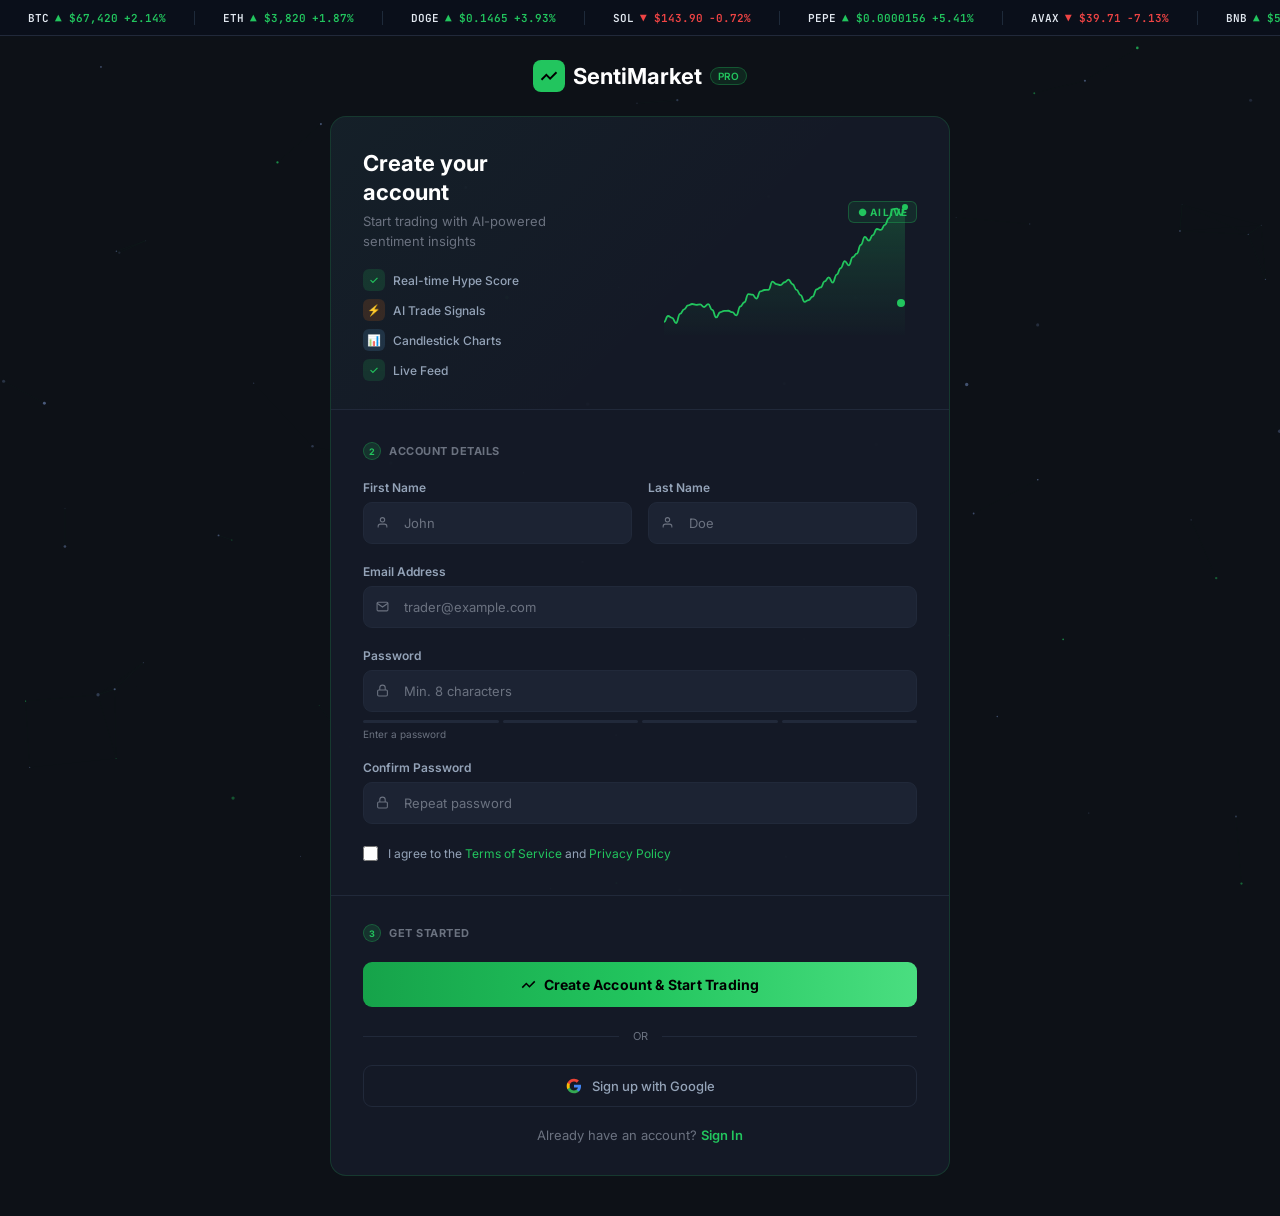
<file: register.html>
<!DOCTYPE html>
<html lang="en">

<head>
    <meta charset="UTF-8">
    <meta name="viewport" content="width=device-width, initial-scale=1.0">
    <title>SentiMarket | Create Account</title>
    <link
        href="https://fonts.googleapis.com/css2?family=Inter:wght@300;400;500;600;700&family=JetBrains+Mono:wght@400;600&display=swap"
        rel="stylesheet">
    <style>
        *,
        *::before,
        *::after {
            box-sizing: border-box;
            margin: 0;
            padding: 0;
        }

        :root {
            --bg: #0d1117;
            --card: #161b27;
            --border: #21293a;
            --green: #22c55e;
            --orange: #f97316;
            --red: #ef4444;
            --muted: #6b7280;
            --text: #e2e8f0;
            --dim: #94a3b8;
            --input: #1c2333;
            --mono: 'JetBrains Mono', monospace;
            --sans: 'Inter', sans-serif;
        }

        body {
            font-family: var(--sans);
            background: var(--bg);
            color: var(--text);
            min-height: 100vh;
            display: flex;
            flex-direction: column;
            align-items: center;
            justify-content: flex-start;
            padding: 60px 24px 40px;
            /* top pad accounts for ticker */
        }

        /* ── CANVAS ── */
        #bgCanvas {
            position: fixed;
            inset: 0;
            z-index: 0;
            pointer-events: none;
        }

        /* ── TICKER ── */
        .ticker-bar {
            position: fixed;
            top: 0;
            left: 0;
            right: 0;
            z-index: 100;
            background: #0a0f1a;
            border-bottom: 1px solid var(--border);
            height: 36px;
            overflow: hidden;
            display: flex;
            align-items: center;
        }

        .ticker-track {
            display: flex;
            align-items: center;
            animation: tickerScroll 28s linear infinite;
            white-space: nowrap;
        }

        .ticker-bar:hover .ticker-track {
            animation-play-state: paused;
        }

        @keyframes tickerScroll {
            0% {
                transform: translateX(0);
            }

            100% {
                transform: translateX(-50%);
            }
        }

        .tick-item {
            display: inline-flex;
            align-items: center;
            gap: 6px;
            padding: 0 28px;
            font-family: var(--mono);
            font-size: 11px;
            font-weight: 600;
            color: var(--dim);
            border-right: 1px solid #1e2a3a;
        }

        .tick-item .sym {
            color: var(--text);
        }

        .tick-item .up {
            color: var(--green);
        }

        .tick-item .dn {
            color: var(--red);
        }

        /* ── PAGE CONTENT ── */
        .page-content {
            position: relative;
            z-index: 10;
            display: flex;
            flex-direction: column;
            align-items: center;
            width: 100%;
            animation: fadeUp .5s ease both;
        }

        @keyframes fadeUp {
            from {
                opacity: 0;
                transform: translateY(20px);
            }

            to {
                opacity: 1;
                transform: translateY(0);
            }
        }

        /* ── LOGO ── */
        .logo-wrap {
            display: flex;
            align-items: center;
            gap: 8px;
            margin-bottom: 24px;
        }

        .logo-icon {
            width: 32px;
            height: 32px;
            background: var(--green);
            border-radius: 8px;
            display: flex;
            align-items: center;
            justify-content: center;
        }

        .logo-text {
            font-size: 22px;
            font-weight: 700;
            color: #fff;
        }

        .logo-badge {
            font-size: 10px;
            font-weight: 600;
            color: var(--green);
            background: rgba(34, 197, 94, .12);
            padding: 2px 7px;
            border-radius: 20px;
            border: 1px solid rgba(34, 197, 94, .3);
        }

        /* ── MAIN CARD ── */
        @keyframes cardGlow {

            0%,
            100% {
                box-shadow: 0 32px 80px rgba(0, 0, 0, .7), 0 0 20px rgba(34, 197, 94, .10), 0 0 0 1px rgba(34, 197, 94, .07);
            }

            50% {
                box-shadow: 0 32px 80px rgba(0, 0, 0, .7), 0 0 40px rgba(34, 197, 94, .24), 0 0 0 1px rgba(34, 197, 94, .20);
            }
        }

        .auth-card {
            background: rgba(22, 27, 39, .95);
            backdrop-filter: blur(18px);
            border: 1px solid rgba(34, 197, 94, .18);
            border-radius: 16px;
            width: 100%;
            max-width: 620px;
            animation: cardGlow 4s ease-in-out infinite;
            overflow: hidden;
        }

        /* ═══════════════════════════════════
           SECTION 1 – VALUE PROPOSITION
        ════════════════════════════════════ */
        .section-1 {
            padding: 32px 32px 28px;
            border-bottom: 1px solid var(--border);
            background: linear-gradient(135deg, rgba(34, 197, 94, .04) 0%, transparent 60%);
        }

        .s1-grid {
            display: grid;
            grid-template-columns: 1fr 1fr;
            gap: 24px;
            align-items: center;
        }

        .s1-title {
            font-size: 22px;
            font-weight: 700;
            color: #fff;
            line-height: 1.3;
            margin-bottom: 6px;
        }

        .s1-sub {
            font-size: 13px;
            color: var(--muted);
            line-height: 1.5;
            margin-bottom: 18px;
        }

        .badges {
            display: flex;
            flex-direction: column;
            gap: 8px;
        }

        .badge-row {
            display: flex;
            align-items: center;
            gap: 8px;
            font-size: 12px;
            font-weight: 500;
            color: var(--dim);
        }

        .badge-icon {
            width: 22px;
            height: 22px;
            border-radius: 6px;
            display: flex;
            align-items: center;
            justify-content: center;
            font-size: 11px;
            flex-shrink: 0;
        }

        .bi-green {
            background: rgba(34, 197, 94, .15);
            color: var(--green);
        }

        .bi-orange {
            background: rgba(249, 115, 22, .15);
            color: var(--orange);
        }

        .bi-blue {
            background: rgba(99, 179, 237, .15);
            color: #63b3ed;
        }

        /* Right side — animated chart preview */
        .s1-right {
            position: relative;
            height: 140px;
            display: flex;
            align-items: center;
            justify-content: center;
        }

        .chart-preview {
            position: relative;
            width: 100%;
            height: 100%;
        }

        .chart-preview canvas {
            width: 100% !important;
            height: 100% !important;
        }

        .glow-dot {
            position: absolute;
            bottom: 28px;
            right: 12px;
            width: 8px;
            height: 8px;
            border-radius: 50%;
            background: var(--green);
            box-shadow: 0 0 0 0 rgba(34, 197, 94, .5);
            animation: pulseDot 2s ease infinite;
        }

        @keyframes pulseDot {
            0% {
                box-shadow: 0 0 0 0 rgba(34, 197, 94, .5);
            }

            70% {
                box-shadow: 0 0 0 10px rgba(34, 197, 94, 0);
            }

            100% {
                box-shadow: 0 0 0 0 rgba(34, 197, 94, 0);
            }
        }

        .ai-badge {
            position: absolute;
            top: 6px;
            right: 0;
            background: rgba(34, 197, 94, .1);
            border: 1px solid rgba(34, 197, 94, .3);
            border-radius: 6px;
            padding: 4px 9px;
            font-size: 10px;
            font-weight: 700;
            color: var(--green);
            letter-spacing: .4px;
        }

        /* ═══════════════════════════════════
           SECTION 2 – FORM
        ════════════════════════════════════ */
        .section-2 {
            padding: 32px;
            border-bottom: 1px solid var(--border);
        }

        .section-label-row {
            display: flex;
            align-items: center;
            gap: 8px;
            font-size: 11px;
            font-weight: 700;
            color: var(--muted);
            text-transform: uppercase;
            letter-spacing: .5px;
            margin-bottom: 20px;
        }

        .section-num {
            width: 18px;
            height: 18px;
            border-radius: 50%;
            background: rgba(34, 197, 94, .15);
            border: 1px solid rgba(34, 197, 94, .3);
            display: flex;
            align-items: center;
            justify-content: center;
            font-size: 9px;
            font-weight: 700;
            color: var(--green);
        }

        .form-row {
            display: grid;
            grid-template-columns: 1fr 1fr;
            gap: 16px;
        }

        .form-group {
            margin-bottom: 20px;
        }

        .form-group:last-child {
            margin-bottom: 0;
        }

        label {
            display: block;
            font-size: 12px;
            font-weight: 600;
            color: var(--dim);
            margin-bottom: 7px;
        }

        .input-wrap {
            position: relative;
        }

        .input-icon {
            position: absolute;
            left: 13px;
            top: 50%;
            transform: translateY(-50%);
            color: var(--muted);
            pointer-events: none;
        }

        input[type="email"],
        input[type="password"],
        input[type="text"] {
            width: 100%;
            background: var(--input);
            border: 1px solid var(--border);
            border-radius: 9px;
            padding: 12px 14px 12px 40px;
            color: var(--text);
            font-size: 13px;
            font-family: var(--sans);
            outline: none;
            transition: border-color .2s, box-shadow .2s;
        }

        input:focus {
            border-color: var(--green);
            box-shadow: 0 0 0 3px rgba(34, 197, 94, .10);
        }

        input::placeholder {
            color: var(--muted);
        }

        /* Password strength */
        .strength-wrap {
            margin-top: 8px;
        }

        .strength-bar {
            display: flex;
            gap: 4px;
        }

        .seg {
            height: 3px;
            flex: 1;
            border-radius: 2px;
            background: var(--border);
            transition: background .3s;
        }

        .seg.weak {
            background: var(--red);
        }

        .seg.medium {
            background: var(--orange);
        }

        .seg.strong {
            background: var(--green);
        }

        .strength-txt {
            font-size: 10px;
            color: var(--muted);
            margin-top: 5px;
        }

        /* Terms */
        .terms-row {
            display: flex;
            align-items: flex-start;
            gap: 10px;
            font-size: 12px;
            color: var(--muted);
            line-height: 1.6;
            margin-top: 20px;
        }

        .terms-row input[type="checkbox"] {
            width: 15px;
            height: 15px;
            accent-color: var(--green);
            flex-shrink: 0;
            margin-top: 2px;
        }

        .terms-row a {
            color: var(--green);
            text-decoration: none;
        }

        .terms-row a:hover {
            text-decoration: underline;
        }

        /* ═══════════════════════════════════
           SECTION 3 – ACTION
        ════════════════════════════════════ */
        .section-3 {
            padding: 28px 32px 32px;
        }

        .btn-submit {
            width: 100%;
            background: linear-gradient(90deg, #16a34a 0%, #22c55e 50%, #4ade80 100%);
            color: #000;
            border: none;
            border-radius: 9px;
            padding: 14px;
            font-size: 14px;
            font-weight: 700;
            font-family: var(--sans);
            cursor: pointer;
            transition: opacity .15s, transform .1s, box-shadow .25s;
            display: flex;
            align-items: center;
            justify-content: center;
            gap: 8px;
            letter-spacing: .2px;
        }

        .btn-submit:hover {
            opacity: .94;
            box-shadow: 0 0 28px rgba(34, 197, 94, .4), 0 4px 14px rgba(0, 0, 0, .4);
        }

        .btn-submit:active {
            transform: scale(.98);
        }

        .divider {
            display: flex;
            align-items: center;
            gap: 14px;
            margin: 22px 0;
            color: var(--muted);
            font-size: 11px;
        }

        .divider::before,
        .divider::after {
            content: '';
            flex: 1;
            height: 1px;
            background: var(--border);
        }

        .btn-social {
            width: 100%;
            display: flex;
            align-items: center;
            justify-content: center;
            gap: 10px;
            background: transparent;
            border: 1px solid var(--border);
            border-radius: 9px;
            padding: 12px;
            color: var(--dim);
            font-size: 13px;
            font-weight: 500;
            font-family: var(--sans);
            cursor: pointer;
            transition: all .15s;
        }

        .btn-social:hover {
            background: #1e2737;
            border-color: #374151;
            color: var(--text);
        }

        .signin-note {
            text-align: center;
            margin-top: 20px;
            font-size: 13px;
            color: var(--muted);
        }

        .signin-note a {
            color: var(--green);
            text-decoration: none;
            font-weight: 600;
        }

        .signin-note a:hover {
            text-decoration: underline;
        }

        /* ── RESPONSIVE ── */
        @media (max-width: 560px) {
            .s1-grid {
                grid-template-columns: 1fr;
            }

            .s1-right {
                height: 120px;
            }

            .form-row {
                grid-template-columns: 1fr;
            }

            .section-1,
            .section-2,
            .section-3 {
                padding: 24px 20px;
            }
        }
    </style>
</head>

<body>

    <canvas id="bgCanvas"></canvas>

    <!-- Ticker -->
    <div class="ticker-bar">
        <div class="ticker-track" id="tickerTrack"></div>
    </div>

    <div class="page-content">
        <!-- Logo -->
        <div class="logo-wrap">
            <div class="logo-icon">
                <svg width="18" height="18" viewBox="0 0 24 24" fill="none" stroke="#000" stroke-width="2.5">
                    <polyline points="22 7 13.5 15.5 8.5 10.5 2 17" />
                </svg>
            </div>
            <span class="logo-text">SentiMarket</span>
            <span class="logo-badge">PRO</span>
        </div>

        <!-- Main Card -->
        <div class="auth-card">

            <!-- ═══ SECTION 1 – VALUE PROPOSITION ═══ -->
            <div class="section-1">
                <div class="s1-grid">
                    <!-- Left -->
                    <div class="s1-left">
                        <div class="s1-title">Create your<br>account</div>
                        <div class="s1-sub">Start trading with AI-powered<br>sentiment insights</div>
                        <div class="badges">
                            <div class="badge-row"><span class="badge-icon bi-green">✓</span> Real-time Hype Score</div>
                            <div class="badge-row"><span class="badge-icon bi-orange">⚡</span> AI Trade Signals</div>
                            <div class="badge-row"><span class="badge-icon bi-blue">📊</span> Candlestick Charts</div>
                            <div class="badge-row"><span class="badge-icon bi-green">✓</span> Live Feed</div>
                        </div>
                    </div>
                    <!-- Right – animated mini chart -->
                    <div class="s1-right">
                        <div class="chart-preview">
                            <canvas id="previewChart"></canvas>
                            <div class="glow-dot"></div>
                            <div class="ai-badge">● AI LIVE</div>
                        </div>
                    </div>
                </div>
            </div>

            <!-- ═══ SECTION 2 – FORM ═══ -->
            <div class="section-2">
                <div class="section-label-row">
                    <span class="section-num">2</span>
                    Account Details
                </div>

                <form id="registerForm" onsubmit="handleRegister(event)">
                    <!-- Row 1: Name -->
                    <div class="form-row">
                        <div class="form-group">
                            <label>First Name</label>
                            <div class="input-wrap">
                                <span class="input-icon"><svg width="13" height="13" viewBox="0 0 24 24" fill="none"
                                        stroke="currentColor" stroke-width="2">
                                        <path d="M20 21v-2a4 4 0 0 0-4-4H8a4 4 0 0 0-4 4v2" />
                                        <circle cx="12" cy="7" r="4" />
                                    </svg></span>
                                <input type="text" placeholder="John" required>
                            </div>
                        </div>
                        <div class="form-group">
                            <label>Last Name</label>
                            <div class="input-wrap">
                                <span class="input-icon"><svg width="13" height="13" viewBox="0 0 24 24" fill="none"
                                        stroke="currentColor" stroke-width="2">
                                        <path d="M20 21v-2a4 4 0 0 0-4-4H8a4 4 0 0 0-4 4v2" />
                                        <circle cx="12" cy="7" r="4" />
                                    </svg></span>
                                <input type="text" placeholder="Doe" required>
                            </div>
                        </div>
                    </div>

                    <!-- Row 2: Email -->
                    <div class="form-group">
                        <label>Email Address</label>
                        <div class="input-wrap">
                            <span class="input-icon"><svg width="13" height="13" viewBox="0 0 24 24" fill="none"
                                    stroke="currentColor" stroke-width="2">
                                    <path
                                        d="M4 4h16c1.1 0 2 .9 2 2v12c0 1.1-.9 2-2 2H4c-1.1 0-2-.9-2-2V6c0-1.1.9-2 2-2z" />
                                    <polyline points="22,6 12,13 2,6" />
                                </svg></span>
                            <input type="email" placeholder="trader@example.com" required>
                        </div>
                    </div>

                    <!-- Row 3: Password -->
                    <div class="form-group">
                        <label>Password</label>
                        <div class="input-wrap">
                            <span class="input-icon"><svg width="13" height="13" viewBox="0 0 24 24" fill="none"
                                    stroke="currentColor" stroke-width="2">
                                    <rect x="3" y="11" width="18" height="11" rx="2" ry="2" />
                                    <path d="M7 11V7a5 5 0 0 1 10 0v4" />
                                </svg></span>
                            <input type="password" id="pwdInput" placeholder="Min. 8 characters" required
                                oninput="checkStrength(this.value)">
                        </div>
                        <div class="strength-wrap">
                            <div class="strength-bar">
                                <div class="seg" id="s1"></div>
                                <div class="seg" id="s2"></div>
                                <div class="seg" id="s3"></div>
                                <div class="seg" id="s4"></div>
                            </div>
                            <div class="strength-txt" id="strengthLabel">Enter a password</div>
                        </div>
                    </div>

                    <!-- Row 4: Confirm -->
                    <div class="form-group">
                        <label>Confirm Password</label>
                        <div class="input-wrap">
                            <span class="input-icon"><svg width="13" height="13" viewBox="0 0 24 24" fill="none"
                                    stroke="currentColor" stroke-width="2">
                                    <rect x="3" y="11" width="18" height="11" rx="2" ry="2" />
                                    <path d="M7 11V7a5 5 0 0 1 10 0v4" />
                                </svg></span>
                            <input type="password" placeholder="Repeat password" required>
                        </div>
                    </div>

                    <!-- Terms -->
                    <div class="terms-row">
                        <input type="checkbox" id="terms" required>
                        <label for="terms" style="margin:0;font-weight:400">
                            I agree to the <a href="#">Terms of Service</a> and <a href="#">Privacy Policy</a>
                        </label>
                    </div>
                </form>
            </div>

            <!-- ═══ SECTION 3 – ACTION ═══ -->
            <div class="section-3">
                <div class="section-label-row">
                    <span class="section-num">3</span>
                    Get Started
                </div>

                <button class="btn-submit" onclick="document.getElementById('registerForm').requestSubmit()">
                    <svg width="15" height="15" viewBox="0 0 24 24" fill="none" stroke="currentColor"
                        stroke-width="2.5">
                        <polyline points="22 7 13.5 15.5 8.5 10.5 2 17" />
                    </svg>
                    Create Account &amp; Start Trading
                </button>

                <div class="divider">OR</div>

                <button class="btn-social">
                    <svg width="16" height="16" viewBox="0 0 24 24">
                        <path fill="#4285F4"
                            d="M22.56 12.25c0-.78-.07-1.53-.2-2.25H12v4.26h5.92c-.26 1.37-1.04 2.53-2.21 3.31v2.77h3.57c2.08-1.92 3.28-4.74 3.28-8.09z" />
                        <path fill="#34A853"
                            d="M12 23c2.97 0 5.46-.98 7.28-2.66l-3.57-2.77c-.98.66-2.23 1.06-3.71 1.06-2.86 0-5.29-1.93-6.16-4.53H2.18v2.84C3.99 20.53 7.7 23 12 23z" />
                        <path fill="#FBBC05"
                            d="M5.84 14.09c-.22-.66-.35-1.36-.35-2.09s.13-1.43.35-2.09V7.07H2.18C1.43 8.55 1 10.22 1 12s.43 3.45 1.18 4.93l2.85-2.22.81-.62z" />
                        <path fill="#EA4335"
                            d="M12 5.38c1.62 0 3.06.56 4.21 1.64l3.15-3.15C17.45 2.09 14.97 1 12 1 7.7 1 3.99 3.47 2.18 7.07l3.66 2.84c.87-2.6 3.3-4.53 6.16-4.53z" />
                    </svg>
                    Sign up with Google
                </button>

                <div class="signin-note">
                    Already have an account? <a href="login.html">Sign In</a>
                </div>
            </div>

        </div><!-- /auth-card -->
    </div><!-- /page-content -->

    <script>
        // ── TICKER ──
        const coins = [
            { sym: 'BTC', price: '$67,420', chg: '+2.14%', up: true },
            { sym: 'ETH', price: '$3,820', chg: '+1.87%', up: true },
            { sym: 'DOGE', price: '$0.1465', chg: '+3.93%', up: true },
            { sym: 'SOL', price: '$143.90', chg: '-0.72%', up: false },
            { sym: 'PEPE', price: '$0.0000156', chg: '+5.41%', up: true },
            { sym: 'AVAX', price: '$39.71', chg: '-7.13%', up: false },
            { sym: 'BNB', price: '$598.40', chg: '+0.95%', up: true },
            { sym: 'ADA', price: '$0.4821', chg: '-1.32%', up: false },
            { sym: 'MATIC', price: '$0.7634', chg: '+2.55%', up: true },
            { sym: 'SHIB', price: '$0.0000227', chg: '+4.21%', up: true },
        ];
        (function buildTicker() {
            const track = document.getElementById('tickerTrack');
            const all = [...coins, ...coins];
            track.innerHTML = all.map(c => `
        <span class="tick-item">
            <span class="sym">${c.sym}</span>
            <span class="${c.up ? 'up' : 'dn'}">${c.up ? '▲' : '▼'} ${c.price}</span>
            <span class="${c.up ? 'up' : 'dn'}">${c.chg}</span>
        </span>`).join('');
        })();
        setInterval(() => {
            document.querySelectorAll('.tick-item').forEach((el, i) => {
                const c = coins[i % coins.length];
                const jitter = (Math.random() - 0.49) * 0.002, up = jitter > 0;
                const pct = (jitter * 500).toFixed(2);
                const spans = el.querySelectorAll('.up,.dn');
                if (spans[0]) { spans[0].className = up ? 'up' : 'dn'; spans[0].textContent = (up ? '▲ ' : '▼ ') + c.price; }
                if (spans[1]) { spans[1].className = up ? 'up' : 'dn'; spans[1].textContent = (up ? '+' : '') + pct + '%'; }
            });
        }, 3000);

        // ── PARTICLES ──
        (function () {
            const cv = document.getElementById('bgCanvas'), ctx = cv.getContext('2d');
            let W, H, pts = [];
            function resize() { W = cv.width = innerWidth; H = cv.height = innerHeight; }
            addEventListener('resize', resize); resize();
            function P() { this.reset(); }
            P.prototype.reset = function () {
                this.x = Math.random() * W; this.y = Math.random() * H;
                this.r = Math.random() * 1.4 + .3;
                this.vx = (Math.random() - .5) * .28; this.vy = (Math.random() - .5) * .28;
                this.a = Math.random() * 0.63 + 0.18;
                this.col = Math.random() > .7 ? '34,197,94' : '90,110,150';
            };
            P.prototype.move = function () {
                this.x += this.vx; this.y += this.vy;
                if (this.x < 0 || this.x > W || this.y < 0 || this.y > H) this.reset();
            };
            for (let i = 0; i < 80; i++) pts.push(new P());
            (function draw() {
                ctx.clearRect(0, 0, W, H);
                for (let i = 0; i < pts.length; i++) for (let j = i + 1; j < pts.length; j++) {
                    const dx = pts[i].x - pts[j].x, dy = pts[i].y - pts[j].y, d = Math.sqrt(dx * dx + dy * dy);
                    if (d < 110) { ctx.beginPath(); ctx.strokeStyle = `rgba(34,197,94,${.07 * (1 - d / 110)})`; ctx.lineWidth = .5; ctx.moveTo(pts[i].x, pts[i].y); ctx.lineTo(pts[j].x, pts[j].y); ctx.stroke(); }
                }
                pts.forEach(p => { ctx.beginPath(); ctx.arc(p.x, p.y, p.r, 0, Math.PI * 2); ctx.fillStyle = `rgba(${p.col},${p.a})`; ctx.fill(); p.move(); });
                requestAnimationFrame(draw);
            })();
        })();

        // ── SECTION 1 ANIMATED CHART ──
        (function () {
            const cv = document.getElementById('previewChart');
            if (!cv) return;
            const ctx = cv.getContext('2d');
            const parent = cv.parentElement;
            let prices = [], frame = 0;
            // Speed control: 1.0 = full speed, 0.7 = 30% slower
            const SPEED = 0.5;
            let accumulator = 0;

            function resize() {
                cv.width = parent.clientWidth || 200;
                cv.height = parent.clientHeight || 130;
                prices = [];
                let p = 0.145;
                for (let i = 0; i < 60; i++) { p += (Math.random() - .46) * .003; prices.push(Math.max(.12, p)); }
            }
            resize();
            addEventListener('resize', resize);

            function draw() {
                const W = cv.width, H = cv.height;
                ctx.clearRect(0, 0, W, H);

                // Only add a new price point when accumulator reaches 1
                accumulator += SPEED;
                if (accumulator >= 1) {
                    accumulator -= 1;
                    const last = prices[prices.length - 1];
                    const next = Math.max(.12, last + (Math.random() - .46) * .003);
                    prices.push(next); if (prices.length > 80) prices.shift();
                }

                const min = Math.min(...prices), max = Math.max(...prices);
                const range = max - min || 0.01;
                const pad = 12;

                function x(i) { return pad + (i / (prices.length - 1)) * (W - pad * 2); }
                function y(v) { return H - pad - ((v - min) / range) * (H - pad * 2); }

                // Gradient fill
                const grad = ctx.createLinearGradient(0, 0, 0, H);
                grad.addColorStop(0, 'rgba(34,197,94,.25)');
                grad.addColorStop(1, 'rgba(34,197,94,.01)');

                ctx.beginPath();
                ctx.moveTo(x(0), y(prices[0]));
                for (let i = 1; i < prices.length; i++) {
                    const cx1 = (x(i - 1) + x(i)) / 2, cy1 = y(prices[i - 1]);
                    const cx2 = (x(i - 1) + x(i)) / 2, cy2 = y(prices[i]);
                    ctx.bezierCurveTo(cx1, cy1, cx2, cy2, x(i), y(prices[i]));
                }
                ctx.lineTo(x(prices.length - 1), H); ctx.lineTo(x(0), H);
                ctx.closePath(); ctx.fillStyle = grad; ctx.fill();

                // Line
                ctx.beginPath();
                ctx.moveTo(x(0), y(prices[0]));
                for (let i = 1; i < prices.length; i++) {
                    const cx1 = (x(i - 1) + x(i)) / 2, cy1 = y(prices[i - 1]);
                    const cx2 = (x(i - 1) + x(i)) / 2, cy2 = y(prices[i]);
                    ctx.bezierCurveTo(cx1, cy1, cx2, cy2, x(i), y(prices[i]));
                }
                ctx.strokeStyle = '#22c55e'; ctx.lineWidth = 1.8; ctx.stroke();

                // Last dot
                const lx = x(prices.length - 1), ly = y(prices[prices.length - 1]);
                ctx.beginPath(); ctx.arc(lx, ly, 3, 0, Math.PI * 2);
                ctx.fillStyle = '#22c55e'; ctx.fill();

                requestAnimationFrame(draw);
            }
            draw();
        })();


        // ── STRENGTH ──
        function checkStrength(val) {
            const segs = ['s1', 's2', 's3', 's4'].map(id => document.getElementById(id));
            const label = document.getElementById('strengthLabel');
            segs.forEach(s => s.className = 'seg');
            if (!val) { label.textContent = 'Enter a password'; label.style.color = ''; return; }
            let sc = 0;
            if (val.length >= 8) sc++; if (/[A-Z]/.test(val)) sc++;
            if (/[0-9]/.test(val)) sc++; if (/[^A-Za-z0-9]/.test(val)) sc++;
            const cls = sc <= 1 ? 'weak' : sc <= 3 ? 'medium' : 'strong';
            const lbl = sc <= 1 ? '⚠ Weak' : sc <= 3 ? '~ Medium' : '✓ Strong';
            const col = sc <= 1 ? '#ef4444' : sc <= 3 ? '#eab308' : '#22c55e';
            for (let i = 0; i < sc; i++) segs[i].classList.add(cls);
            label.textContent = lbl; label.style.color = col;
        }

        // ── REGISTER ──
        function handleRegister(e) {
            e.preventDefault();
            const btn = document.querySelector('.btn-submit');
            btn.textContent = 'Creating account...'; btn.disabled = true;
            setTimeout(() => { window.location.href = 'index.html'; }, 1400);
        }
    </script>
    <script src="cursor.js"></script>
    <script>document.addEventListener('DOMContentLoaded', () => { if (window.smCursor) smCursor.enable(); });</script>
</body>

</html>
</file>
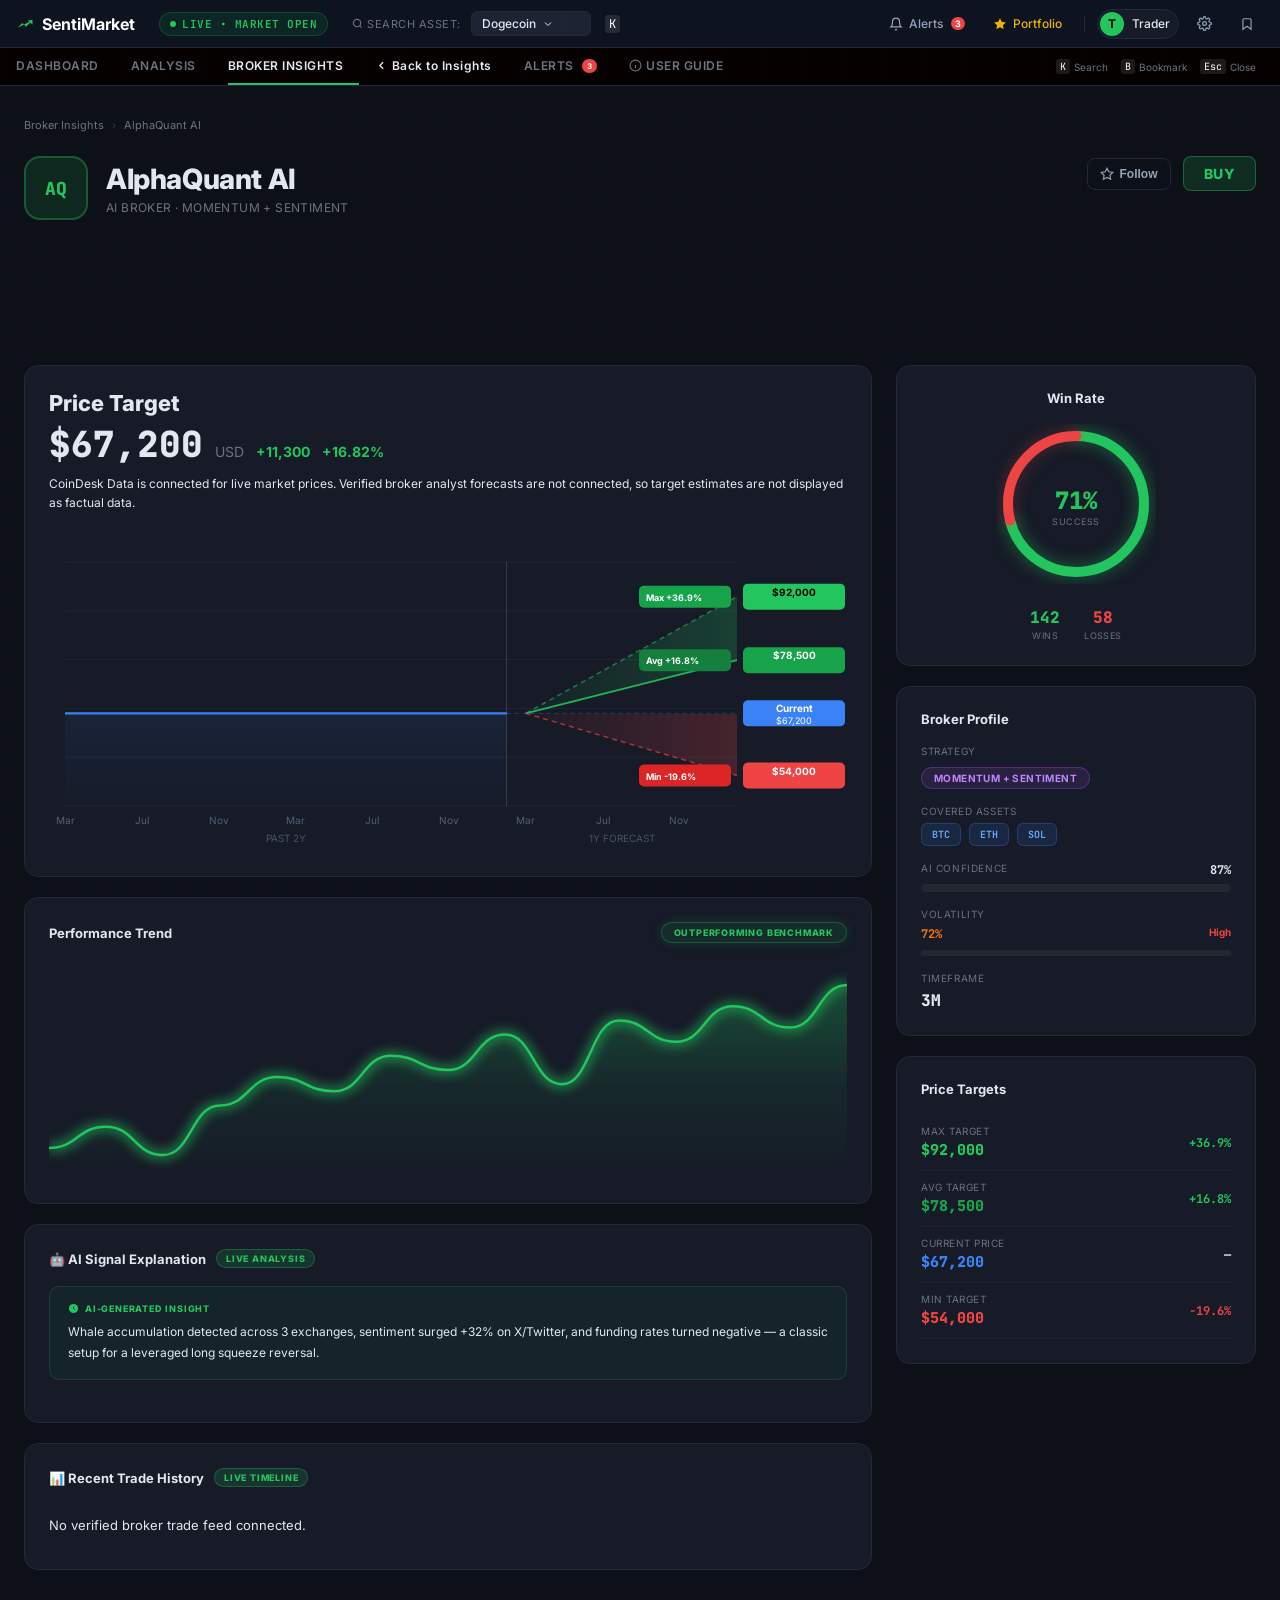
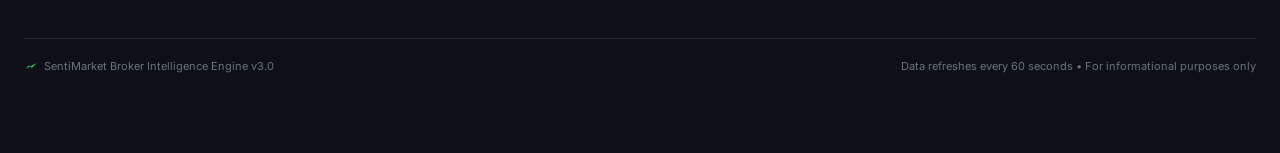
<file: Version-2/broker-analysis.html>
<!DOCTYPE html>
<html lang="en">

<head>
    <meta charset="UTF-8">
    <meta name="viewport" content="width=device-width, initial-scale=1.0">
    <title>SentiMarket | Broker Full Analysis</title>
    <link
        href="https://fonts.googleapis.com/css2?family=Inter:wght@300;400;500;600;700;800&family=JetBrains+Mono:wght@400;500;600&display=swap"
        rel="stylesheet">
    <style>
        *,
        *::before,
        *::after {
            box-sizing: border-box;
            margin: 0;
            padding: 0;
        }

        :root {
  /* Exact dashboard tokens */
  --bg:       #0d1117;
  --bg-card:  #161b27;
  --bg-input: #1c2333;
  --border:   #21293a;
  --green:    #22c55e;
  --green-dim:rgba(34,197,94,.15);
  --border-g: rgba(34,197,94,.3);
  --orange:   #f97316;
  --yellow:   #eab308;
  --red:      #ef4444;
  --muted:    #6b7280;
  --text:     #e2e8f0;
  --text-dim: #94a3b8;
  --mono:     'JetBrains Mono', monospace;
  --sans:     'Inter', sans-serif;
  --r:        8px;
}

        html,
        body {
            min-height: 100%;
            background: var(--bg);
            color: var(--text);
            font-family: 'Inter', sans-serif;
            font-size: 13px;
            scroll-behavior: smooth;
        }

        /* ── PAGE ENTRY ANIMATION ── */
        @keyframes pageEntry {
            from {
                opacity: 0;
                transform: translateY(20px);
            }

            to {
                opacity: 1;
                transform: translateY(0);
            }
        }

        @keyframes slideDown {
            from {
                opacity: 0;
                transform: translateY(-10px);
            }

            to {
                opacity: 1;
                transform: translateY(0);
            }
        }

        @keyframes fadeIn {
            from {
                opacity: 0;
            }

            to {
                opacity: 1;
            }
        }

        @keyframes blink {

            0%,
            100% {
                opacity: 1
            }

            50% {
                opacity: .3
            }
        }

        /* ── SHIMMER SKELETON ── */
        @keyframes shimmer {
            0% {
                background-position: -400px 0;
            }

            100% {
                background-position: 400px 0;
            }
        }

        .skeleton {
            background: linear-gradient(90deg,
                    rgba(255, 255, 255, .04) 25%,
                    rgba(255, 255, 255, .09) 50%,
                    rgba(255, 255, 255, .04) 75%);
            background-size: 800px 100%;
            animation: shimmer 1.5s infinite linear;
            border-radius: 8px;
        }

        /* ── SCROLL REVEAL ── */
        .reveal {
            opacity: 0;
            transform: translateY(22px);
            transition: opacity 0.55s cubic-bezier(.4, 0, .2, 1), transform 0.55s cubic-bezier(.4, 0, .2, 1);
        }

        .reveal.visible {
            opacity: 1;
            transform: translateY(0);
        }

        /* ── NEW STYLES ── */
body::before{
  content:'';
  position:fixed;inset:0;
  background-image:
    linear-gradient(rgba(34,197,94,.018) 1px,transparent 1px),
    linear-gradient(90deg,rgba(34,197,94,.018) 1px,transparent 1px);
  background-size:40px 40px;
  pointer-events:none;z-index:0;
}

/* ── Scrollbar ── */
::-webkit-scrollbar{width:4px;height:4px}
::-webkit-scrollbar-track{background:transparent}
::-webkit-scrollbar-thumb{background:#2d3748;border-radius:2px}
/* ─── HEADER ─── */
.header {
    display: flex;
    align-items: center;
    justify-content: space-between;
    height: 48px;
    padding: 0 16px;
    background: #0d1420;
    border-bottom: 1px solid var(--border);
    flex-shrink: 0;
}

.header-left {
    display: flex;
    align-items: center;
    gap: 24px;
}

.header-right {
    display: flex;
    align-items: center;
    gap: 8px;
}

/* Bookmark button */
.hbtn-bookmark {
    color: var(--muted);
}

.hbtn-bookmark.bookmarked {
    color: var(--green) !important;
}

.hbtn-bookmark.bookmarked svg {
    fill: var(--green);
    stroke: var(--green);
}

/* Pipe separator between button groups */
.hbtn-sep {
    width: 1px;
    height: 16px;
    background: var(--border);
    margin: 0 4px;
    flex-shrink: 0;
}

/* Settings button */
.hbtn-settings {
    color: var(--muted);
    transition: color .15s, transform .2s;
}

.hbtn-settings:hover {
    color: var(--text);
}

.hbtn-settings:hover svg {
    animation: spinOnce .5s ease;
}

@keyframes spinOnce {
    from {
        transform: rotate(0deg);
    }

    to {
        transform: rotate(90deg);
    }
}


.logo {
    display: flex;
    align-items: center;
    gap: 8px;
    font-size: 16px;
    font-weight: 700;
    color: #fff;
    white-space: nowrap;
}

.search-pill {
    display: flex;
    align-items: center;
    gap: 10px;
    font-size: 12px;
    color: var(--muted);
}

.search-box {
    display: flex;
    align-items: center;
    gap: 6px;
    background: var(--bg-input);
    border: 1px solid var(--border);
    border-radius: 6px;
    padding: 4px 10px;
    color: var(--text);
    min-width: 120px;
    cursor: pointer;
}

.search-val {
    font-weight: 500;
    color: var(--text);
}

.search-label {
    font-size: 11px;
    letter-spacing: .5px;
}

.hbtn {
    display: flex;
    align-items: center;
    gap: 6px;
    background: transparent;
    border: none;
    color: var(--text-dim);
    font-size: 12px;
    font-weight: 500;
    cursor: pointer;
    padding: 5px 10px;
    border-radius: 5px;
    transition: all .15s;
    white-space: nowrap;
    font-family: var(--sans);
}

.hbtn:hover {
    background: rgba(255, 255, 255, .06);
    color: #fff;
}

.hbtn-star {
    color: var(--yellow);
}

.hbtn.icon-only {
    padding: 5px 7px;
}

/* ─── SUBNAV ─── */
.subnav {
    display: flex;
    gap: 0;
    padding: 0 16px;
    background: #060000;
    border-bottom: 1px solid var(--border);
    flex-shrink: 0;
}

.snav-link {
    display: block;
    padding: 10px 16px 10px 0;
    font-size: 12px;
    font-weight: 600;
    color: var(--muted);
    text-decoration: none;
    border-bottom: 2px solid transparent;
    letter-spacing: .5px;
    transition: all .15s;
    margin-right: 16px;
}

.snav-link.active {
    color: var(--text);
    border-bottom-color: var(--green);
}

/* Misc inherited header styles from app */
kbd {
    background: rgba(255,255,255,.1);
    border-radius: 3px;
    padding: 1px 4px;
    font-family: var(--mono);
    color: #fff;
}
.market-status-pill {
    display: flex;
    align-items: center;
    gap: 6px;
    padding: 4px 10px;
    background: rgba(34,197,94,.1);
    border: 1px solid rgba(34,197,94,.2);
    border-radius: 20px;
    font-size: 11px;
    font-weight: 600;
    color: var(--green);
    font-family: var(--mono);
    letter-spacing: .5px;
}
.status-dot {
    width: 6px;
    height: 6px;
    background: var(--green);
    border-radius: 50%;
    animation: pulse 1.8s ease-in-out infinite;
}
.user-avatar-pill {
    display: flex;
    align-items: center;
    gap: 8px;
    padding: 2px 8px 2px 2px;
    background: rgba(255,255,255,.03);
    border: 1px solid var(--border);
    border-radius: 20px;
    cursor: pointer;
    transition: background .15s;
}
.user-avatar-pill:hover {
    background: rgba(255,255,255,.06);
}
.user-avatar-circle {
    width: 24px;
    height: 24px;
    background: var(--green);
    color: #000;
    border-radius: 50%;
    display: flex;
    align-items: center;
    justify-content: center;
    font-size: 12px;
    font-weight: 700;
}
.user-avatar-name {
    font-size: 12px;
    font-weight: 500;
    color: var(--text);
}
.notif-badge {
    background: var(--red);
    color: #fff;
    font-size: 9px;
    font-weight: 700;
    padding: 1px 4px;
    border-radius: 10px;
    margin-left: 2px;
}
.kbd-help { display: flex; align-items: center; font-size: 10px; color: var(--muted); }
/* ── PAGE ── */
        .ba-page {
            max-width: 1300px;
            margin: 0 auto;
            padding: 32px 24px 60px;
            animation: pageEntry 0.5s cubic-bezier(.4, 0, .2, 1) 0.05s both;
        }

        /* ── BREADCRUMB ── */
        .ba-breadcrumb {
            display: flex;
            align-items: center;
            gap: 8px;
            font-size: 11px;
            color: var(--muted);
            margin-bottom: 24px;
            animation: fadeIn 0.5s ease 0.15s both;
        }

        .ba-breadcrumb a {
            color: var(--dim);
            text-decoration: none;
            transition: color .15s;
        }

        .ba-breadcrumb a:hover {
            color: var(--text);
        }

        .ba-breadcrumb-sep {
            opacity: .4;
        }

        /* ── HERO HEADER ── */
        .ba-hero {
            display: flex;
            align-items: flex-start;
            justify-content: space-between;
            gap: 24px;
            margin-bottom: 32px;
            flex-wrap: wrap;
            animation: pageEntry 0.55s cubic-bezier(.4, 0, .2, 1) 0.1s both;
        }

        .ba-hero-left {
            display: flex;
            align-items: center;
            gap: 18px;
        }

        /* Avatar with glow ring */
        .ba-avatar {
            width: 64px;
            height: 64px;
            border-radius: 16px;
            display: flex;
            align-items: center;
            justify-content: center;
            font-weight: 800;
            font-size: 18px;
            font-family: var(--mono);
            flex-shrink: 0;
            border: 2px solid;
            position: relative;
            transition: all 0.3s ease;
            box-shadow: 0 0 0 0 transparent;
        }

        .ba-avatar::after {
            content: '';
            position: absolute;
            inset: -4px;
            border-radius: 20px;
            border: 1.5px solid;
            opacity: 0;
            transition: opacity 0.3s ease;
            border-color: inherit;
        }

        .ba-hero-left:hover .ba-avatar::after {
            opacity: 0.5;
        }

        .ba-hero-left:hover .ba-avatar {
            transform: scale(1.04);
        }

        .ba-title {
            font-size: 28px;
            font-weight: 800;
            color: var(--text);
            letter-spacing: -.4px;
        }

        .ba-subtitle {
            font-size: 12px;
            color: var(--muted);
            margin-top: 4px;
            letter-spacing: .4px;
            text-transform: uppercase;
        }

        .ba-hero-right {
            display: flex;
            align-items: center;
            gap: 12px;
            flex-wrap: wrap;
        }

        .ba-signal-badge {
            padding: 8px 20px;
            border-radius: 8px;
            font-size: 14px;
            font-weight: 800;
            letter-spacing: .5px;
            border: 1px solid;
            transition: all 0.2s ease;
        }

        .ba-signal-badge:hover {
            transform: translateY(-1px);
            filter: brightness(1.15);
        }

        /* ── METRICS ROW ── */
        .ba-metrics {
            display: grid;
            grid-template-columns: repeat(auto-fill, minmax(160px, 1fr));
            gap: 14px;
            margin-bottom: 32px;
            animation: pageEntry 0.6s cubic-bezier(.4, 0, .2, 1) 0.18s both;
        }

        .ba-metric {
            background: var(--bg-card);
            border: 1px solid var(--border);
            border-radius: 12px;
            padding: 16px 18px;
            transition: all 0.25s cubic-bezier(.4, 0, .2, 1);
            cursor: default;
            position: relative;
            overflow: hidden;
        }

        .ba-metric::before {
            content: '';
            position: absolute;
            inset: 0;
            background: linear-gradient(135deg, rgba(34, 197, 94, .04), transparent);
            opacity: 0;
            transition: opacity 0.25s;
        }

        .ba-metric:hover {
            transform: translateY(-3px);
            border-color: rgba(34, 197, 94, .25);
            box-shadow: 0 8px 24px rgba(0, 0, 0, .3), 0 0 20px rgba(34, 197, 94, .06);
        }

        .ba-metric:hover::before {
            opacity: 1;
        }

        .ba-metric-lbl {
            font-size: 10px;
            color: var(--muted);
            text-transform: uppercase;
            letter-spacing: .6px;
            margin-bottom: 6px;
        }

        .ba-metric-val {
            font-size: 22px;
            font-weight: 800;
            font-family: var(--mono);
        }

        .ba-metric-sub {
            font-size: 10px;
            color: var(--muted);
            margin-top: 3px;
        }

        /* ── TWO-COLUMN LAYOUT ── */
        .ba-layout {
            display: grid;
            grid-template-columns: 1fr 360px;
            gap: 24px;
        }

        @media (max-width: 1024px) {
            .ba-layout {
                grid-template-columns: 1fr;
            }
        }

        /* ── CARDS ── */
        .ba-card {
            background: var(--bg-card);
            border: 1px solid var(--border);
            border-radius: 14px;
            padding: 24px;
            margin-bottom: 20px;
            transition: all 0.25s cubic-bezier(.4, 0, .2, 1);
        }

        .ba-card:hover {
            border-color: rgba(34, 197, 94, .2);
            box-shadow: 0 4px 24px rgba(0, 0, 0, .25), 0 0 16px rgba(34, 197, 94, .05);
        }

        .ba-card-title {
            font-size: 13px;
            font-weight: 700;
            color: var(--text);
            margin-bottom: 18px;
            display: flex;
            align-items: center;
            gap: 10px;
        }

        .ba-card-title-badge {
            font-size: 9px;
            font-weight: 800;
            letter-spacing: .8px;
            padding: 3px 9px;
            border-radius: 20px;
            background: var(--green-dim);
            color: var(--green);
            border: 1px solid var(--border-g);
        }

        /* ── PRICE TARGET SECTION ── */
        .pt-header {
            margin-bottom: 12px;
        }

        .pt-title {
            font-size: 22px;
            font-weight: 800;
            color: var(--text);
            margin-bottom: 4px;
        }

        .pt-price-row {
            display: flex;
            align-items: baseline;
            gap: 12px;
            margin-bottom: 6px;
        }

        .pt-price {
            font-size: 36px;
            font-weight: 800;
            font-family: var(--mono);
            color: var(--text);
        }

        .pt-currency {
            font-size: 14px;
            color: var(--muted);
        }

        .pt-change-pos {
            font-size: 14px;
            font-weight: 700;
            color: var(--green);
        }

        .pt-change-neg {
            font-size: 14px;
            font-weight: 700;
            color: var(--red);
        }

        .pt-desc {
            font-size: 12px;
            color: var(--dim);
            line-height: 1.6;
            margin-bottom: 20px;
        }

        #priceTargetChart {
            width: 100%;
            height: 320px;
            display: block;
        }

        /* Chart skeleton */
        .chart-skeleton {
            width: 100%;
            border-radius: 8px;
            background: linear-gradient(90deg,
                    rgba(255, 255, 255, .04) 25%,
                    rgba(255, 255, 255, .09) 50%,
                    rgba(255, 255, 255, .04) 75%);
            background-size: 800px 100%;
            animation: shimmer 1.5s infinite linear;
        }

        /* Chart tooltip */
        .chart-tooltip {
            position: absolute;
            background: rgba(13, 22, 38, 0.95);
            border: 1px solid rgba(34, 197, 94, .35);
            border-radius: 8px;
            padding: 8px 12px;
            font-size: 11px;
            color: var(--text);
            pointer-events: none;
            opacity: 0;
            transition: opacity 0.15s;
            box-shadow: 0 4px 16px rgba(0, 0, 0, .4), 0 0 12px rgba(34, 197, 94, .1);
            z-index: 10;
        }

        /* ── PERFORMANCE TREND ── */
        .perf-header {
            display: flex;
            align-items: center;
            justify-content: space-between;
            margin-bottom: 16px;
        }

        .perf-title {
            font-size: 13px;
            font-weight: 700;
            color: var(--text);
        }

        .perf-badge {
            font-size: 9px;
            font-weight: 800;
            letter-spacing: .8px;
            text-transform: uppercase;
            padding: 4px 12px;
            border-radius: 20px;
            background: rgba(34, 197, 94, .1);
            color: var(--green);
            border: 1px solid rgba(34, 197, 94, .3);
            box-shadow: 0 0 12px rgba(34, 197, 94, .15);
        }

        #perfChart {
            width: 100%;
            height: 220px;
            display: block;
        }

        /* ── AI EXPLANATION ── */
        .ai-box {
            background: rgba(34, 197, 94, .05);
            border: 1px solid rgba(34, 197, 94, .18);
            border-radius: 10px;
            padding: 16px 18px;
            margin-bottom: 18px;
        }

        .ai-box-label {
            font-size: 9px;
            font-weight: 800;
            letter-spacing: .8px;
            color: var(--green);
            text-transform: uppercase;
            margin-bottom: 8px;
            display: flex;
            align-items: center;
            gap: 6px;
        }

        .ai-box-text {
            font-size: 12px;
            color: var(--dim);
            line-height: 1.7;
        }

        /* ── TRADE HISTORY ── */
        .trade-entry {
            display: flex;
            align-items: flex-start;
            padding: 12px 0;
            border-bottom: 1px solid rgba(255, 255, 255, .04);
            gap: 14px;
            transition: background 0.2s;
            border-radius: 6px;
            margin: 0 -8px;
            padding: 12px 8px;
        }

        .trade-entry:last-child {
            border-bottom: none;
        }

        .trade-entry:hover {
            background: rgba(255, 255, 255, .02);
        }

        .trade-dot {
            width: 8px;
            height: 8px;
            border-radius: 50%;
            margin-top: 4px;
            flex-shrink: 0;
        }

        .trade-direction {
            font-size: 9px;
            font-weight: 800;
            letter-spacing: .4px;
            padding: 2px 7px;
            border-radius: 4px;
            flex-shrink: 0;
        }

        .trade-asset {
            font-weight: 700;
            font-size: 13px;
        }

        .trade-date {
            font-size: 10px;
            color: var(--muted);
        }

        .trade-entry-price {
            font-size: 11px;
            color: var(--dim);
            font-family: var(--mono);
            margin-top: 2px;
        }

        .trade-pnl {
            font-size: 13px;
            font-weight: 800;
            font-family: var(--mono);
            margin-left: auto;
            flex-shrink: 0;
        }

        /* Win rate ring */
        .wr-card {
            background: var(--bg-card);
            border: 1px solid var(--border);
            border-radius: 14px;
            padding: 24px;
            margin-bottom: 20px;
            text-align: center;
            transition: all 0.25s cubic-bezier(.4, 0, .2, 1);
        }

        .wr-card:hover {
            border-color: rgba(34, 197, 94, .25);
            box-shadow: 0 4px 24px rgba(0, 0, 0, .25), 0 0 20px rgba(34, 197, 94, .06);
        }

        .wr-ring-wrap {
            position: relative;
            display: inline-block;
            margin-bottom: 12px;
        }

        .wr-ring-label {
            position: absolute;
            top: 50%;
            left: 50%;
            transform: translate(-50%, -50%);
            text-align: center;
        }

        .wr-ring-pct {
            font-size: 24px;
            font-weight: 800;
            font-family: var(--mono);
            color: var(--green);
        }

        .wr-ring-sub {
            font-size: 9px;
            color: var(--muted);
            text-transform: uppercase;
            letter-spacing: .5px;
        }

        .wr-labels {
            display: flex;
            justify-content: center;
            gap: 24px;
            margin-top: 8px;
        }

        .wr-label-item {
            text-align: center;
        }

        .wr-label-val {
            font-size: 16px;
            font-weight: 800;
            font-family: var(--mono);
        }

        .wr-label-sub {
            font-size: 9px;
            color: var(--muted);
            text-transform: uppercase;
            letter-spacing: .4px;
            margin-top: 2px;
        }

        /* Win rate ring animation */
        @keyframes ringDraw {
            from {
                stroke-dasharray: 0 10000;
            }
        }

        .ring-animate {
            animation: ringDraw 1.2s cubic-bezier(.4, 0, .2, 1) both;
        }

        /* Asset tags */
        .asset-row {
            display: flex;
            gap: 8px;
            flex-wrap: wrap;
            margin-top: 4px;
        }

        .asset-tag {
            padding: 4px 10px;
            border-radius: 6px;
            background: rgba(59, 130, 246, .12);
            border: 1px solid rgba(59, 130, 246, .25);
            color: #60a5fa;
            font-size: 10px;
            font-weight: 700;
            font-family: var(--mono);
            transition: all 0.2s;
        }

        .asset-tag:hover {
            background: rgba(59, 130, 246, .2);
            border-color: rgba(59, 130, 246, .5);
        }

        /* Risk meter */
        .risk-bar-wrap {
            background: rgba(255, 255, 255, .05);
            border-radius: 4px;
            height: 6px;
            margin-top: 8px;
        }

        .risk-bar-fill {
            height: 6px;
            border-radius: 4px;
            transition: width 1s cubic-bezier(.4, 0, .2, 1) 0.6s;
            width: 0 !important;
        }

        .risk-bar-fill.animated {
            width: var(--target-w) !important;
        }

        /* Confidence gauge */
        .conf-label {
            display: flex;
            justify-content: space-between;
            margin-bottom: 6px;
        }

        .conf-track {
            background: rgba(255, 255, 255, .05);
            border-radius: 20px;
            height: 8px;
        }

        .conf-fill {
            height: 8px;
            border-radius: 20px;
            transition: width 1s cubic-bezier(.4, 0, .2, 1) 0.5s;
            width: 0 !important;
        }

        .conf-fill.animated {
            width: var(--target-w) !important;
        }

        /* Strategy tag */
        .strategy-pill {
            display: inline-block;
            padding: 4px 12px;
            border-radius: 20px;
            font-size: 10px;
            font-weight: 700;
            letter-spacing: .4px;
            text-transform: uppercase;
            background: rgba(168, 85, 247, .12);
            border: 1px solid rgba(168, 85, 247, .3);
            color: #c084fc;
            margin-top: 4px;
        }

        /* ── FOOTER ── */
        .ba-footer {
            margin-top: 48px;
            padding: 20px 0;
            border-top: 1px solid var(--border);
            display: flex;
            align-items: center;
            justify-content: space-between;
            color: var(--muted);
            font-size: 11px;
        }

        .ba-footer-brand {
            display: flex;
            align-items: center;
            gap: 6px;
        }

        /* ── CANVAS WRAPPER for tooltip ── */
        .canvas-wrap {
            position: relative;
        }
    </style>
</head>

<body>

    <!-- ═══════════════════ HEADER ═══════════════════ -->
<header class="header">
    <div class="header-left">
        <a href="index.html" class="logo" style="text-decoration:none;">
            <svg width="18" height="18" viewBox="0 0 24 24" fill="#22c55e">
                <polyline points="22 7 13.5 15.5 8.5 10.5 2 17" />
                <polyline points="16 7 22 7 22 13" />
            </svg>
            <span class="logo-text">SentiMarket</span>
        </a>
        <!-- Live Market Status -->
        <div class="market-status-pill" data-tip="Real-time market data active">
            <span class="status-dot"></span>
            LIVE &bull; MARKET OPEN
        </div>
        <!-- Search Pill -->
        <div class="search-pill" style="cursor:pointer">
            <span class="search-label" style="display:flex;align-items:center;gap:4px">
                <svg width="11" height="11" viewBox="0 0 24 24" fill="none" stroke="currentColor" stroke-width="2.5">
                    <circle cx="11" cy="11" r="8" />
                    <line x1="21" y1="21" x2="16.65" y2="16.65" />
                </svg>
                SEARCH ASSET:
            </span>
            <div class="search-box">
                <span class="search-val">Dogecoin</span>
                <svg width="12" height="12" viewBox="0 0 24 24" fill="none" stroke="currentColor" stroke-width="2">
                    <polyline points="6 9 12 15 18 9" />
                </svg>
            </div>
            <span class="search-shortcut" style="margin-left:4px"><kbd>K</kbd></span>
        </div>
    </div>
    <div class="header-right">
        <!-- Alerts with badge -->
        <button class="hbtn" data-tip="Price & sentiment alerts">
            <svg width="14" height="14" viewBox="0 0 24 24" fill="none" stroke="currentColor" stroke-width="2">
                <path d="M18 8A6 6 0 0 0 6 8c0 7-3 9-3 9h18s-3-2-3-9" />
                <path d="M13.73 21a2 2 0 0 1-3.46 0" />
            </svg>
            Alerts
            <span class="notif-badge">3</span>
        </button>
        <button class="hbtn hbtn-star" data-tip="Your tracked assets">
            <svg width="14" height="14" viewBox="0 0 24 24" fill="currentColor" stroke="none">
                <polygon points="12 2 15.09 8.26 22 9.27 17 14.14 18.18 21.02 12 17.77 5.82 21.02 7 14.14 2 9.27 8.91 8.26 12 2" />
            </svg>
            Portfolio
        </button>
        <div class="hbtn-sep"></div>
        <!-- User avatar -->
        <div class="user-avatar-pill" data-tip="Account & Settings">
            <div class="user-avatar-circle">T</div>
            <span class="user-avatar-name">Trader</span>
        </div>
        <button class="hbtn hbtn-settings" title="Settings" data-tip="Preferences">
            <svg width="15" height="15" viewBox="0 0 24 24" fill="none" stroke="currentColor" stroke-width="2">
                <circle cx="12" cy="12" r="3" />
                <path d="M19.4 15a1.65 1.65 0 0 0 .33 1.82l.06.06a2 2 0 0 1-2.83 2.83l-.06-.06a1.65 1.65 0 0 0-1.82-.33 1.65 1.65 0 0 0-1 1.51V21a2 2 0 0 1-4 0v-.09A1.65 1.65 0 0 0 9 19.4a1.65 1.65 0 0 0-1.82.33l-.06.06a2 2 0 0 1-2.83-2.83l.06-.06A1.65 1.65 0 0 0 4.68 15a1.65 1.65 0 0 0-1.51-1H3a2 2 0 0 1 0-4h.09A1.65 1.65 0 0 0 4.6 9a1.65 1.65 0 0 0-.33-1.82l-.06-.06a2 2 0 0 1 2.83-2.83l.06.06A1.65 1.65 0 0 0 9 4.68a1.65 1.65 0 0 0 1-1.51V3a2 2 0 0 1 4 0v.09a1.65 1.65 0 0 0 1 1.51 1.65 1.65 0 0 0 1.82-.33l.06-.06a2 2 0 0 1 2.83 2.83l-.06.06A1.65 1.65 0 0 0 19.4 9a1.65 1.65 0 0 0 1.51 1H21a2 2 0 0 1 0 4h-.09a1.65 1.65 0 0 0-1.51 1z" />
            </svg>
        </button>
        <button class="hbtn hbtn-bookmark" data-tip="Bookmark this asset">
            <svg width="14" height="14" viewBox="0 0 24 24" fill="none" stroke="currentColor" stroke-width="2">
                <path d="M19 21l-7-5-7 5V5a2 2 0 0 1 2-2h10a2 2 0 0 1 2 2z" />
            </svg>
        </button>
    </div>
</header>

<!-- ═══════════════════ SECONDARY NAV ═══════════════════ -->
<nav class="subnav">
    <a class="snav-link" href="index.html">DASHBOARD</a>
    <a class="snav-link" href="analysis.html">ANALYSIS</a>
    <a class="snav-link active" href="broker-insights-react.html">BROKER INSIGHTS</a>
    <a class="snav-link" href="broker-insights-react.html" style="color:var(--text);"><svg width="13" height="13" viewBox="0 0 24 24" fill="none" stroke="currentColor" stroke-width="2.5" style="display:inline;vertical-align:-2px"><polyline points="15 18 9 12 15 6" /></svg> Back to Insights</a>
        <a class="snav-link" href="#" style="display:flex; align-items:center; gap:4px">ALERTS <span class="notif-badge" style="font-size:8px; margin-left:4px; padding: 2px 5px; border-radius:10px; background:var(--red); color:#fff;">3</span></a>
    <a class="snav-link" href="#" style="display:flex; align-items:center; gap:4px">
        <svg width="13" height="13" viewBox="0 0 24 24" fill="none" stroke="currentColor" stroke-width="2">
            <circle cx="12" cy="12" r="10" />
            <path d="M12 8h.01M11 12h1v4h1" />
        </svg>
        USER GUIDE
    </a>
    <span style="margin-left:auto;display:flex;align-items:center;gap:4px;font-size:10px;color:var(--muted);padding:0 8px" class="kbd-help">
        <kbd>K</kbd> Search &nbsp;&nbsp;
        <kbd>B</kbd> Bookmark &nbsp;&nbsp;
        <kbd>Esc</kbd> Close
    </span>
</nav>

    <!-- PAGE -->
    <div class="ba-page">

        <!-- Breadcrumb -->
        <div class="ba-breadcrumb">
            <a href="broker-insights.html">Broker Insights</a>
            <span class="ba-breadcrumb-sep">›</span>
            <span id="breadcrumbName">Loading...</span>
        </div>

        <!-- Hero -->
        <div class="ba-hero reveal visible" style="transition-delay:0.1s">
            <div class="ba-hero-left">
                <div class="ba-avatar" id="heroAvatar"></div>
                <div>
                    <div class="ba-title" id="heroName"></div>
                    <div class="ba-subtitle" id="heroCategory"></div>
                </div>
            </div>
            <div class="ba-hero-right" style="display:flex; align-items:center; gap: 12px;">
                <button id="heroFollowBtn" onclick="this.classList.toggle('active')" style="background: transparent; border: 1px solid var(--border); border-radius: 8px; height: 32px; padding: 0 12px; display: flex; align-items: center; justify-content: center; gap: 6px; cursor: pointer; color: var(--text-dim); transition: all .2s ease; font-size:12px; font-weight:600;" onmouseover="this.style.background='rgba(255,255,255,.05)'; this.style.borderColor='rgba(255,255,255,.2)';" onmouseout="if(!this.classList.contains('active')){this.style.background='transparent'; this.style.borderColor='var(--border)';}">
                    <svg width="14" height="14" viewBox="0 0 24 24" fill="none" stroke="currentColor" stroke-width="2">
                        <polygon points="12 2 15.09 8.26 22 9.27 17 14.14 18.18 21.02 12 17.77 5.82 21.02 7 14.14 2 9.27 8.91 8.26 12 2"></polygon>
                    </svg> Follow
                </button>
                <div id="heroSignal" class="ba-signal-badge"></div>
            </div>
            
            <style>
                #heroFollowBtn.active {
                    background: rgba(34,197,94,.1) !important;
                    border-color: rgba(34,197,94,.5) !important;
                    color: var(--green) !important;
                    box-shadow: 0 0 10px rgba(34,197,94,.2);
                }
                #heroFollowBtn.active svg {
                    fill: var(--green);
                }
            </style>
        </div>

        <!-- Metrics strips -->
        <div class="ba-metrics" id="metricsRow"></div>

        <!-- Two-column layout -->
        <div class="ba-layout reveal visible" style="transition-delay:0.3s">

            <!-- MAIN COLUMN -->
            <div class="ba-main">

                <!-- Price Target Chart -->
                <div class="ba-card">
                    <div class="pt-header">
                        <div class="pt-title">Price Target</div>
                        <div class="pt-price-row">
                            <span class="pt-price" id="ptCurrentPrice"></span>
                            <span class="pt-currency">USD</span>
                            <span id="ptAvgChange" class="pt-change-pos"></span>
                            <span id="ptAvgChangePct" class="pt-change-pos"></span>
                        </div>
                        <div class="pt-desc" id="ptDesc"></div>
                    </div>
                    <canvas id="priceTargetChart"></canvas>
                </div>

                <!-- Performance Trend -->
                <div class="ba-card">
                    <div class="perf-header">
                        <div class="perf-title">Performance Trend</div>
                        <div class="perf-badge">Outperforming Benchmark</div>
                    </div>
                    <canvas id="perfChart"></canvas>
                </div>

                <!-- AI Explanation -->
                <div class="ba-card">
                    <div class="ba-card-title">
                        🤖 AI Signal Explanation
                        <span class="ba-card-title-badge">LIVE ANALYSIS</span>
                    </div>
                    <div class="ai-box">
                        <div class="ai-box-label">
                            <svg width="11" height="11" viewBox="0 0 24 24" fill="#22c55e">
                                <circle cx="12" cy="12" r="10" />
                                <path d="M12 8v4l3 3" stroke="#080f1c" stroke-width="2" fill="none" />
                            </svg>
                            AI-Generated Insight
                        </div>
                        <div class="ai-box-text" id="aiExplanation"></div>
                    </div>
                </div>

                <!-- Recent Trades -->
                <div class="ba-card">
                    <div class="ba-card-title">
                        📊 Recent Trade History
                        <span class="ba-card-title-badge">LIVE TIMELINE</span>
                    </div>
                    <div id="tradeList"></div>
                </div>

            </div>

            <!-- SIDE COLUMN -->
            <div class="ba-side">

                <!-- Win Rate Ring -->
                <div class="wr-card">
                    <div class="ba-card-title" style="justify-content:center">Win Rate</div>
                    <div class="wr-ring-wrap">
                        <svg id="winRateRing" width="160" height="160"></svg>
                        <div class="wr-ring-label">
                            <div class="wr-ring-pct" id="winRatePct"></div>
                            <div class="wr-ring-sub">success</div>
                        </div>
                    </div>
                    <div class="wr-labels">
                        <div class="wr-label-item">
                            <div class="wr-label-val" style="color:var(--green)" id="winsCount"></div>
                            <div class="wr-label-sub">Wins</div>
                        </div>
                        <div class="wr-label-item">
                            <div class="wr-label-val" style="color:var(--red)" id="lossesCount"></div>
                            <div class="wr-label-sub">Losses</div>
                        </div>
                    </div>
                </div>

                <!-- Broker Details -->
                <div class="ba-card">
                    <div class="ba-card-title">Broker Profile</div>

                    <div style="margin-bottom:16px">
                        <div class="ba-metric-lbl">Strategy</div>
                        <div id="sideStrategy" class="strategy-pill"></div>
                    </div>

                    <div style="margin-bottom:16px">
                        <div class="ba-metric-lbl">Covered Assets</div>
                        <div class="asset-row" id="sideAssets"></div>
                    </div>

                    <div style="margin-bottom:16px">
                        <div class="conf-label">
                            <span class="ba-metric-lbl" style="margin-bottom:0">AI Confidence</span>
                            <span id="confVal"
                                style="font-size:12px;font-weight:700;color:var(--blue);font-family:var(--mono)"></span>
                        </div>
                        <div class="conf-track">
                            <div class="conf-fill" id="confFill" style="background:var(--blue)"></div>
                        </div>
                    </div>

                    <div style="margin-bottom:16px">
                        <div class="ba-metric-lbl">Volatility</div>
                        <div class="conf-label" style="margin-bottom:6px">
                            <span id="volVal"
                                style="font-size:12px;font-weight:700;color:var(--orange);font-family:var(--mono)"></span>
                            <span id="riskLevel" style="font-size:10px;font-weight:700"></span>
                        </div>
                        <div class="risk-bar-wrap">
                            <div class="risk-bar-fill" id="volFill"></div>
                        </div>
                    </div>

                    <div>
                        <div class="ba-metric-lbl">Timeframe</div>
                        <div id="sideTimeframe"
                            style="font-size:16px;font-weight:800;font-family:var(--mono);color:var(--text);margin-top:4px">
                        </div>
                    </div>
                </div>

                <!-- Price Targets Summary -->
                <div class="ba-card">
                    <div class="ba-card-title">Price Targets</div>
                    <div id="priceTargetsCards"></div>
                </div>

            </div>
        </div>

        <!-- Footer -->
        <div class="ba-footer">
            <div class="ba-footer-brand">
                <svg width="14" height="14" viewBox="0 0 24 24" fill="#22c55e">
                    <polyline points="22 7 13.5 15.5 8.5 10.5 2 17" />
                </svg>
                SentiMarket Broker Intelligence Engine v3.0
            </div>
            <span>Data refreshes every 60 seconds • For informational purposes only</span>
        </div>

    </div>

    <script src="twelve-data.js"></script>
    <script src="coindesk-data.js"></script>
    <script src="broker-insights.js"></script>
    <script>
        // ── Init ─────────────────────────────────────────
        const params = new URLSearchParams(window.location.search);
        const brokerId = params.get('id') || 'alphaquant';
        const broker = getBrokerById(brokerId);

        // Helpers
        function getSignalColor(s) {
            if (s === 'BUY') return { bg: 'rgba(34,197,94,.15)', border: 'rgba(34,197,94,.4)', color: '#22c55e' };
            if (s === 'SELL') return { bg: 'rgba(239,68,68,.15)', border: 'rgba(239,68,68,.4)', color: '#ef4444' };
            return { bg: 'rgba(251,191,36,.15)', border: 'rgba(251,191,36,.4)', color: '#fbbf24' };
        }
        function getRiskColor(l) {
            if (l === 'Low') return '#22c55e';
            if (l === 'Medium') return '#f97316';
            if (l === 'High') return '#ef4444';
            return '#dc2626';
        }
        function fmt(p) {
            if (p >= 1000) return '$' + p.toLocaleString();
            if (p >= 1) return '$' + p.toFixed(2);
            if (p >= 0.001) return '$' + p.toFixed(5);
            return '$' + p.toFixed(7);
        }
        function pct(curr, tgt) {
            const v = ((tgt - curr) / curr * 100).toFixed(1);
            return (tgt > curr ? '+' : '') + v + '%';
        }

        // ── Populate hero & metadata ──────────────────────
        document.title = `SentiMarket | ${broker.name} Analysis`;
        document.getElementById('breadcrumbName').textContent = broker.name;

        // Avatar
        const av = document.getElementById('heroAvatar');
        av.textContent = broker.avatar;
        av.style.cssText += `background:${broker.avatarColor}22;border-color:${broker.avatarColor}55;color:${broker.avatarColor}`;

        document.getElementById('heroName').textContent = broker.name;
        document.getElementById('heroCategory').textContent = broker.categoryLabel + ' · ' + broker.strategy;

        const sc = getSignalColor(broker.recommendation || broker.lastSignal);
        const sig = document.getElementById('heroSignal');
        sig.textContent = (broker.recommendation || broker.lastSignal);
        sig.style.cssText = `background:${sc.bg};border-color:${sc.border};color:${sc.color}`;

        // ── Metrics row ───────────────────────────────────
        const metrics = [
            { label: '7D Success Rate', val: broker.successRate + '%', color: '#22c55e' },
            { label: 'Win / Loss', val: broker.wins + 'W / ' + broker.losses + 'L', color: '#f1f5f9' },
            { label: 'AI Confidence', val: broker.confidence + '%', color: '#3b82f6' },
            { label: 'Volatility', val: broker.volatility + '%', color: '#f97316' },
            { label: 'Risk Level', val: broker.riskLevel, color: getRiskColor(broker.riskLevel) },
            { label: 'Timeframe', val: broker.timeframe, color: '#a78bfa' },
        ];
                document.getElementById('metricsRow').innerHTML = metrics.map((m, i) => `
    <div class="ba-metric reveal" style="transition-delay:${0.1 + i*0.05}s">
        <div class="ba-metric-lbl">${m.label}</div>
        <div class="ba-metric-val" id="anim-metric-${i}" style="color:${m.color}">0</div>
    </div>
`).join('');
        metrics.forEach((m, i) => setTimeout(() => animateCount(document.getElementById('anim-metric-'+i), m.val), 300));
        setTimeout(() => animateCount(document.getElementById('winRatePct'), broker.successRate + '%'), 300);
        setTimeout(() => animateCount(document.getElementById('winsCount'), broker.wins), 300);
        setTimeout(() => animateCount(document.getElementById('lossesCount'), broker.losses), 300);


        // ── Price Target Header ───────────────────────────
        document.getElementById('ptCurrentPrice').textContent = fmt(broker.currentPrice);
        const avgDiff = broker.avgTarget - broker.currentPrice;
        const avgDiffPct = ((avgDiff / broker.currentPrice) * 100).toFixed(2);
        document.getElementById('ptAvgChange').textContent = (avgDiff >= 0 ? '+' : '') + fmt(Math.abs(avgDiff)).replace('$', '');
        document.getElementById('ptAvgChangePct').textContent = (avgDiff >= 0 ? '+' : '') + avgDiffPct + '%';
        if (avgDiff < 0) {
            document.getElementById('ptAvgChange').className = 'pt-change-neg';
            document.getElementById('ptAvgChangePct').className = 'pt-change-neg';
        }

        document.getElementById('ptDesc').textContent =
            `CoinDesk Data is connected for live market prices. Verified broker analyst forecasts are not connected, so target estimates are not displayed as factual data.`;

        // ── AI Explanation ────────────────────────────────
        document.getElementById('aiExplanation').textContent = broker.aiExplanation;

        // ── Side panel ────────────────────────────────────
        document.getElementById('winRatePct').textContent = broker.successRate + '%';
        document.getElementById('winsCount').textContent = broker.wins;
        document.getElementById('lossesCount').textContent = broker.losses;

        // Win rate ring SVG
        (function () {
            const svg = document.getElementById('winRateRing');
            const r = 68, cx = 80, cy = 80, circ = 2 * Math.PI * r;
            const pctVal = broker.successRate / 100;
            svg.innerHTML = `
        <circle cx="${cx}" cy="${cy}" r="${r}" fill="none" stroke="rgba(255,255,255,.06)" stroke-width="10"/>
        <circle cx="${cx}" cy="${cy}" r="${r}" fill="none" stroke="#22c55e" stroke-width="10"
            stroke-dasharray="${circ * pctVal} ${circ * (1 - pctVal)}"
            stroke-dashoffset="${circ * 0.25}"
            stroke-linecap="round"
            style="filter:drop-shadow(0 0 8px rgba(34,197,94,.5))"/>
        <circle cx="${cx}" cy="${cy}" r="${r}" fill="none" stroke="#ef4444" stroke-width="10"
            stroke-dasharray="${circ * (1 - pctVal)} ${circ * pctVal}"
            stroke-dashoffset="${circ * (0.25 - pctVal)}"
            stroke-linecap="round"
            style="filter:drop-shadow(0 0 8px rgba(239,68,68,.3))"/>
    `;
        })();

        document.getElementById('sideStrategy').textContent = broker.strategy;
        document.getElementById('sideAssets').innerHTML = broker.assets.map(a =>
            `<span class="asset-tag">${a}</span>`).join('');

        const confEl = document.getElementById('confFill');
        confEl.style.width = broker.confidence + '%';
        document.getElementById('confVal').textContent = broker.confidence + '%';

        const volFill = document.getElementById('volFill');
        const riskColor = getRiskColor(broker.riskLevel);
        volFill.style.width = broker.volatility + '%';
        volFill.style.background = `linear-gradient(90deg, ${riskColor}88, ${riskColor})`;
        document.getElementById('volVal').textContent = broker.volatility + '%';
        document.getElementById('riskLevel').textContent = broker.riskLevel;
        document.getElementById('riskLevel').style.color = riskColor;

        document.getElementById('sideTimeframe').textContent = broker.timeframe;

        // Price targets summary
        const targets = [
            { label: 'Max Target', val: fmt(broker.maxTarget), change: pct(broker.currentPrice, broker.maxTarget), color: '#22c55e' },
            { label: 'Avg Target', val: fmt(broker.avgTarget), change: pct(broker.currentPrice, broker.avgTarget), color: '#16a34a' },
            { label: 'Current Price', val: fmt(broker.currentPrice), change: '—', color: '#3b82f6' },
            { label: 'Min Target', val: fmt(broker.minTarget), change: pct(broker.currentPrice, broker.minTarget), color: '#ef4444' },
        ];
        document.getElementById('priceTargetsCards').innerHTML = targets.map(t => `
    <div style="display:flex;align-items:center;justify-content:space-between;padding:10px 0;border-bottom:1px solid rgba(255,255,255,.04)">
        <div>
            <div style="font-size:10px;color:var(--muted);text-transform:uppercase;letter-spacing:.5px;margin-bottom:3px">${t.label}</div>
            <div style="font-size:15px;font-weight:800;font-family:var(--mono);color:${t.color}">${t.val}</div>
        </div>
        <div style="font-size:12px;font-weight:700;font-family:var(--mono);color:${t.change.startsWith('+') ? 'var(--green)' : t.change === '—' ? 'var(--dim)' : 'var(--red)'}">${t.change}</div>
    </div>
`).join('');

        // Verified recent trades
        const TRADES = [];

        document.getElementById('tradeList').innerHTML = TRADES.length ? TRADES.map(t => {
            const dirBg = t.dir === 'LONG' ? 'rgba(34,197,94,.14)' : 'rgba(239,68,68,.14)';
            const dirColor = t.dir === 'LONG' ? '#22c55e' : '#ef4444';
            const dotColor = t.win ? '#22c55e' : '#ef4444';
            return `
        <div class="trade-entry">
            <div class="trade-dot" style="background:${dotColor}"></div>
            <div class="trade-direction" style="background:${dirBg};color:${dirColor};border:1px solid ${dirColor}44">${t.dir}</div>
            <div>
                <div class="trade-asset">${t.asset} <span class="trade-date">${t.date}</span></div>
                <div class="trade-entry-price">Entry: ${fmt(t.entry)}</div>
            </div>
            <div class="trade-pnl" style="color:${t.win ? 'var(--green)' : 'var(--red)'}">
                ${t.pnl}<br>
                <span style="font-size:10px;opacity:.7">${t.pct}</span>
            </div>
        </div>
    `;
        }).join('') : '<div class="trade-entry">No verified broker trade feed connected.</div>';


        // ═══════════════════════════════════════════════
        //  PRICE TARGET CHART  (Yahoo-Finance style)
        // ═══════════════════════════════════════════════
        function drawPriceTargetChart() {
            const canvas = document.getElementById('priceTargetChart');
            if (!canvas) return;
            const dpr = window.devicePixelRatio || 1;
            const rect = canvas.getBoundingClientRect();
            canvas.width = rect.width * dpr;
            canvas.height = 320 * dpr;
            canvas.style.height = '320px';
            const ctx = canvas.getContext('2d');
            ctx.scale(dpr, dpr);
            const W = rect.width, H = 320;

            const pastMonths = 24, forecastMonths = 12, total = pastMonths + forecastMonths;
            const PAD = { l: 16, r: 110, t: 30, b: 46 };
            const cW = W - PAD.l - PAD.r, cH = H - PAD.t - PAD.b;

            const pastData = Array.from({ length: pastMonths }, () => broker.currentPrice);

            const curr = broker.currentPrice, maxT = broker.maxTarget, avgT = broker.avgTarget, minT = broker.minTarget;
            const allVals = [...pastData, maxT, minT];
            const dMin = Math.min(...allVals) * 0.88, dMax = Math.max(...allVals) * 1.08;

            function toX(i) { return PAD.l + (i / (total - 1)) * cW; }
            function toY(v) { return PAD.t + cH - ((v - dMin) / (dMax - dMin)) * cH; }

            const splitX = toX(pastMonths - 1);
            const fStartX = toX(pastMonths);
            const fEndX = toX(total - 1);
            const currY = toY(curr), maxY = toY(maxT), avgY = toY(avgT), minY = toY(minT);

            ctx.clearRect(0, 0, W, H);

            // Grid lines
            ctx.strokeStyle = 'rgba(255,255,255,0.05)';
            ctx.lineWidth = 1;
            for (let i = 0; i <= 5; i++) {
                const y = PAD.t + (i / 5) * cH;
                ctx.beginPath(); ctx.moveTo(PAD.l, y); ctx.lineTo(W - PAD.r, y); ctx.stroke();
            }

            // Past price fill
            const pastG = ctx.createLinearGradient(0, PAD.t, 0, PAD.t + cH);
            pastG.addColorStop(0, 'rgba(59,130,246,0.22)');
            pastG.addColorStop(1, 'rgba(59,130,246,0.01)');
            ctx.beginPath();
            pastData.forEach((v, i) => {
                const x = toX(i), y = toY(v);
                i === 0 ? ctx.moveTo(x, y) : ctx.lineTo(x, y);
            });
            ctx.lineTo(splitX, PAD.t + cH); ctx.lineTo(PAD.l, PAD.t + cH); ctx.closePath();
            ctx.fillStyle = pastG; ctx.fill();

            // Past price line
            ctx.beginPath();
            pastData.forEach((v, i) => {
                const x = toX(i), y = toY(v);
                i === 0 ? ctx.moveTo(x, y) : ctx.lineTo(x, y);
            });
            ctx.strokeStyle = '#3b82f6'; ctx.lineWidth = 2.2; ctx.stroke();

            // Green forecast zone (curr → max/avg)
            const greenG = ctx.createLinearGradient(fStartX, 0, fEndX, 0);
            greenG.addColorStop(0, 'rgba(34,197,94,0.04)');
            greenG.addColorStop(1, 'rgba(34,197,94,0.22)');
            ctx.beginPath();
            ctx.moveTo(fStartX, currY);
            ctx.lineTo(fEndX, maxY);
            ctx.lineTo(fEndX, avgY);
            ctx.closePath();
            ctx.fillStyle = greenG; ctx.fill();

            // Green dashed – max line
            ctx.beginPath(); ctx.moveTo(fStartX, currY); ctx.lineTo(fEndX, maxY);
            ctx.strokeStyle = 'rgba(34,197,94,0.55)'; ctx.lineWidth = 1.5; ctx.setLineDash([5, 4]); ctx.stroke();
            // Green solid – avg line
            ctx.beginPath(); ctx.moveTo(fStartX, currY); ctx.lineTo(fEndX, avgY);
            ctx.strokeStyle = 'rgba(34,197,94,0.9)'; ctx.lineWidth = 1.8; ctx.setLineDash([]); ctx.stroke();

            // Red forecast zone (curr → min)
            const redG = ctx.createLinearGradient(fStartX, 0, fEndX, 0);
            redG.addColorStop(0, 'rgba(239,68,68,0.04)');
            redG.addColorStop(1, 'rgba(239,68,68,0.22)');
            ctx.beginPath();
            ctx.moveTo(fStartX, currY);
            ctx.lineTo(fEndX, minY);
            ctx.lineTo(fEndX, currY + 1);
            ctx.closePath();
            ctx.fillStyle = redG; ctx.fill();

            ctx.beginPath(); ctx.moveTo(fStartX, currY); ctx.lineTo(fEndX, minY);
            ctx.strokeStyle = 'rgba(239,68,68,0.65)'; ctx.lineWidth = 1.5; ctx.setLineDash([5, 4]); ctx.stroke();
            ctx.setLineDash([]);

            // Divider
            ctx.beginPath(); ctx.moveTo(splitX, PAD.t); ctx.lineTo(splitX, PAD.t + cH);
            ctx.strokeStyle = 'rgba(255,255,255,0.14)'; ctx.lineWidth = 1; ctx.stroke();

            // Horizontal current-price dashed
            ctx.beginPath(); ctx.moveTo(splitX, currY); ctx.lineTo(fEndX, currY);
            ctx.strokeStyle = 'rgba(59,130,246,0.35)'; ctx.lineWidth = 1; ctx.setLineDash([4, 4]); ctx.stroke();
            ctx.setLineDash([]);

            // Right-side labels
            function drawRightLabel(y, text, sub, bg, textColor = '#fff') {
                const lx = W - PAD.r + 6, lw = PAD.r - 8;
                ctx.fillStyle = bg;
                ctx.beginPath();
                if (ctx.roundRect) ctx.roundRect(lx, y - 13, lw, 26, 5);
                else ctx.rect(lx, y - 13, lw, 26);
                ctx.fill();
                ctx.fillStyle = textColor;
                ctx.font = 'bold 10px Inter,sans-serif';
                ctx.textAlign = 'center';
                ctx.fillText(text, lx + lw / 2, y - 1);
                if (sub) {
                    ctx.font = '9px Inter,sans-serif';
                    ctx.fillText(sub, lx + lw / 2, y + 11);
                }
            }

            // Left badges inside forecast area
            function drawLeftBadge(y, text, bg) {
                const bw = 92, bx = fEndX - bw - 6;
                ctx.fillStyle = bg;
                ctx.beginPath();
                if (ctx.roundRect) ctx.roundRect(bx, y - 11, bw, 22, 5);
                else ctx.rect(bx, y - 11, bw, 22);
                ctx.fill();
                ctx.fillStyle = '#fff';
                ctx.font = 'bold 9px Inter,sans-serif';
                ctx.textAlign = 'left';
                ctx.fillText(text, bx + 7, y + 4);
            }

            drawLeftBadge(maxY, `Max ${pct(curr, maxT)}`, '#16a34a');
            drawLeftBadge(avgY, `Avg ${pct(curr, avgT)}`, '#15803d');
            drawLeftBadge(minY, `Min ${pct(curr, minT)}`, '#dc2626');

            drawRightLabel(maxY, fmt(maxT), null, '#22c55e', '#000');
            drawRightLabel(avgY, fmt(avgT), null, '#16a34a', '#fff');
            drawRightLabel(currY, 'Current', fmt(curr), '#3b82f6', '#fff');
            drawRightLabel(minY, fmt(minT), null, '#ef4444', '#fff');

            // X-axis labels
            const now = new Date(2026, 2, 1);
            const start = new Date(now); start.setMonth(start.getMonth() - 24);
            const mNames = ['Jan', 'Feb', 'Mar', 'Apr', 'May', 'Jun', 'Jul', 'Aug', 'Sep', 'Oct', 'Nov', 'Dec'];
            ctx.fillStyle = 'rgba(100,120,150,0.75)';
            ctx.font = '10px Inter,sans-serif'; ctx.textAlign = 'center';
            const step = Math.ceil(total / 9);
            for (let i = 0; i < total; i += step) {
                const d = new Date(start); d.setMonth(d.getMonth() + i);
                const label = d.getMonth() === 0 ? String(d.getFullYear()) : mNames[d.getMonth()];
                ctx.fillText(label, toX(i), PAD.t + cH + 18);
            }

            // Section labels
            ctx.fillStyle = 'rgba(100,120,150,0.6)';
            ctx.font = '10px Inter,sans-serif'; ctx.textAlign = 'center';
            ctx.fillText('PAST 2Y', PAD.l + (splitX - PAD.l) / 2, PAD.t + cH + 36);
            ctx.fillText('1Y FORECAST', splitX + (fEndX - splitX) / 2, PAD.t + cH + 36);
        }


        // ═══════════════════════════════════════════════
        //  PERFORMANCE TREND CHART  (glowing green curve)
        // ═══════════════════════════════════════════════
        function drawPerfChart() {
            const canvas = document.getElementById('perfChart');
            if (!canvas) return;
            const dpr = window.devicePixelRatio || 1;
            const rect = canvas.getBoundingClientRect();
            canvas.width = rect.width * dpr;
            canvas.height = 220 * dpr;
            canvas.style.height = '220px';
            const ctx = canvas.getContext('2d');
            ctx.scale(dpr, dpr);
            const W = rect.width, H = 220;
            const PAD = { l: 0, r: 0, t: 10, b: 10 };
            const cW = W - PAD.l - PAD.r, cH = H - PAD.t - PAD.b;

            // Use broker sparkData interpolated as smooth sine-like wave
            const pts = broker.sparkData;
            const minV = Math.min(...pts), maxV = Math.max(...pts);
            const range = maxV - minV || 1;

            // Build smooth curve via cardinal spline
            function toX(i) { return PAD.l + (i / (pts.length - 1)) * cW; }
            function toY(v) { return PAD.t + cH - ((v - minV) / range) * cH * 0.85 - cH * 0.07; }

            ctx.clearRect(0, 0, W, H);

            // Background fill below curve
            const grad = ctx.createLinearGradient(0, PAD.t, 0, PAD.t + cH);
            grad.addColorStop(0, 'rgba(34,197,94,0.32)');
            grad.addColorStop(0.6, 'rgba(34,197,94,0.08)');
            grad.addColorStop(1, 'rgba(34,197,94,0.01)');

            function drawSmooth(fill) {
                ctx.beginPath();
                ctx.moveTo(toX(0), toY(pts[0]));
                for (let i = 0; i < pts.length - 1; i++) {
                    const x0 = toX(i), y0 = toY(pts[i]);
                    const x1 = toX(i + 1), y1 = toY(pts[i + 1]);
                    const cpx = (x0 + x1) / 2;
                    ctx.bezierCurveTo(cpx, y0, cpx, y1, x1, y1);
                }
                if (fill) {
                    ctx.lineTo(toX(pts.length - 1), PAD.t + cH);
                    ctx.lineTo(PAD.l, PAD.t + cH);
                    ctx.closePath();
                    ctx.fillStyle = grad;
                    ctx.fill();
                }
            }

            drawSmooth(true);
            drawSmooth(false);

            // Glow stroke (wide, blurry – simulate with layered strokes)
            ctx.save();
            ctx.filter = 'blur(6px)';
            ctx.beginPath();
            ctx.moveTo(toX(0), toY(pts[0]));
            for (let i = 0; i < pts.length - 1; i++) {
                const x0 = toX(i), y0 = toY(pts[i]);
                const x1 = toX(i + 1), y1 = toY(pts[i + 1]);
                const cpx = (x0 + x1) / 2;
                ctx.bezierCurveTo(cpx, y0, cpx, y1, x1, y1);
            }
            ctx.strokeStyle = 'rgba(34,197,94,0.9)';
            ctx.lineWidth = 6;
            ctx.stroke();
            ctx.restore();

            // Crisp top stroke
            ctx.beginPath();
            ctx.moveTo(toX(0), toY(pts[0]));
            for (let i = 0; i < pts.length - 1; i++) {
                const x0 = toX(i), y0 = toY(pts[i]);
                const x1 = toX(i + 1), y1 = toY(pts[i + 1]);
                const cpx = (x0 + x1) / 2;
                ctx.bezierCurveTo(cpx, y0, cpx, y1, x1, y1);
            }
            ctx.strokeStyle = '#22c55e';
            ctx.lineWidth = 2.5;
            ctx.stroke();
        }

        // ── Render charts after layout paint ─────────────
        window.addEventListener('load', async () => {
            const provider = window.SentiPrimaryData || window.SentiMarketData;
            if (provider) {
                try {
                    const latest = await provider.getLatest(broker.lastSignalAsset);
                    broker.currentPrice = latest.price;
                    broker.maxTarget = latest.price;
                    broker.avgTarget = latest.price;
                    broker.minTarget = latest.price;
                    document.getElementById('ptCurrentPrice').textContent = fmt(broker.currentPrice);
                    document.getElementById('ptAvgChange').textContent = '+0.00';
                    document.getElementById('ptAvgChangePct').textContent = '+0.00%';
                    document.getElementById('aiExplanation').textContent = `${broker.lastSignalAsset} current price is sourced from CoinDesk Data. Verified broker forecasts and social claims are hidden until a verified broker/forecast data source is connected.`;
                } catch (error) { }
            }
            drawPriceTargetChart();
            drawPerfChart();
        });
        window.addEventListener('resize', () => {
            drawPriceTargetChart();
            drawPerfChart();
        });
    </script>
    <script src="cursor.js"></script>
    <script>
        document.addEventListener('DOMContentLoaded', () => {
            if (window.smCursor) smCursor.enable();
        });
    </script>
</body>

</html>
</file>
